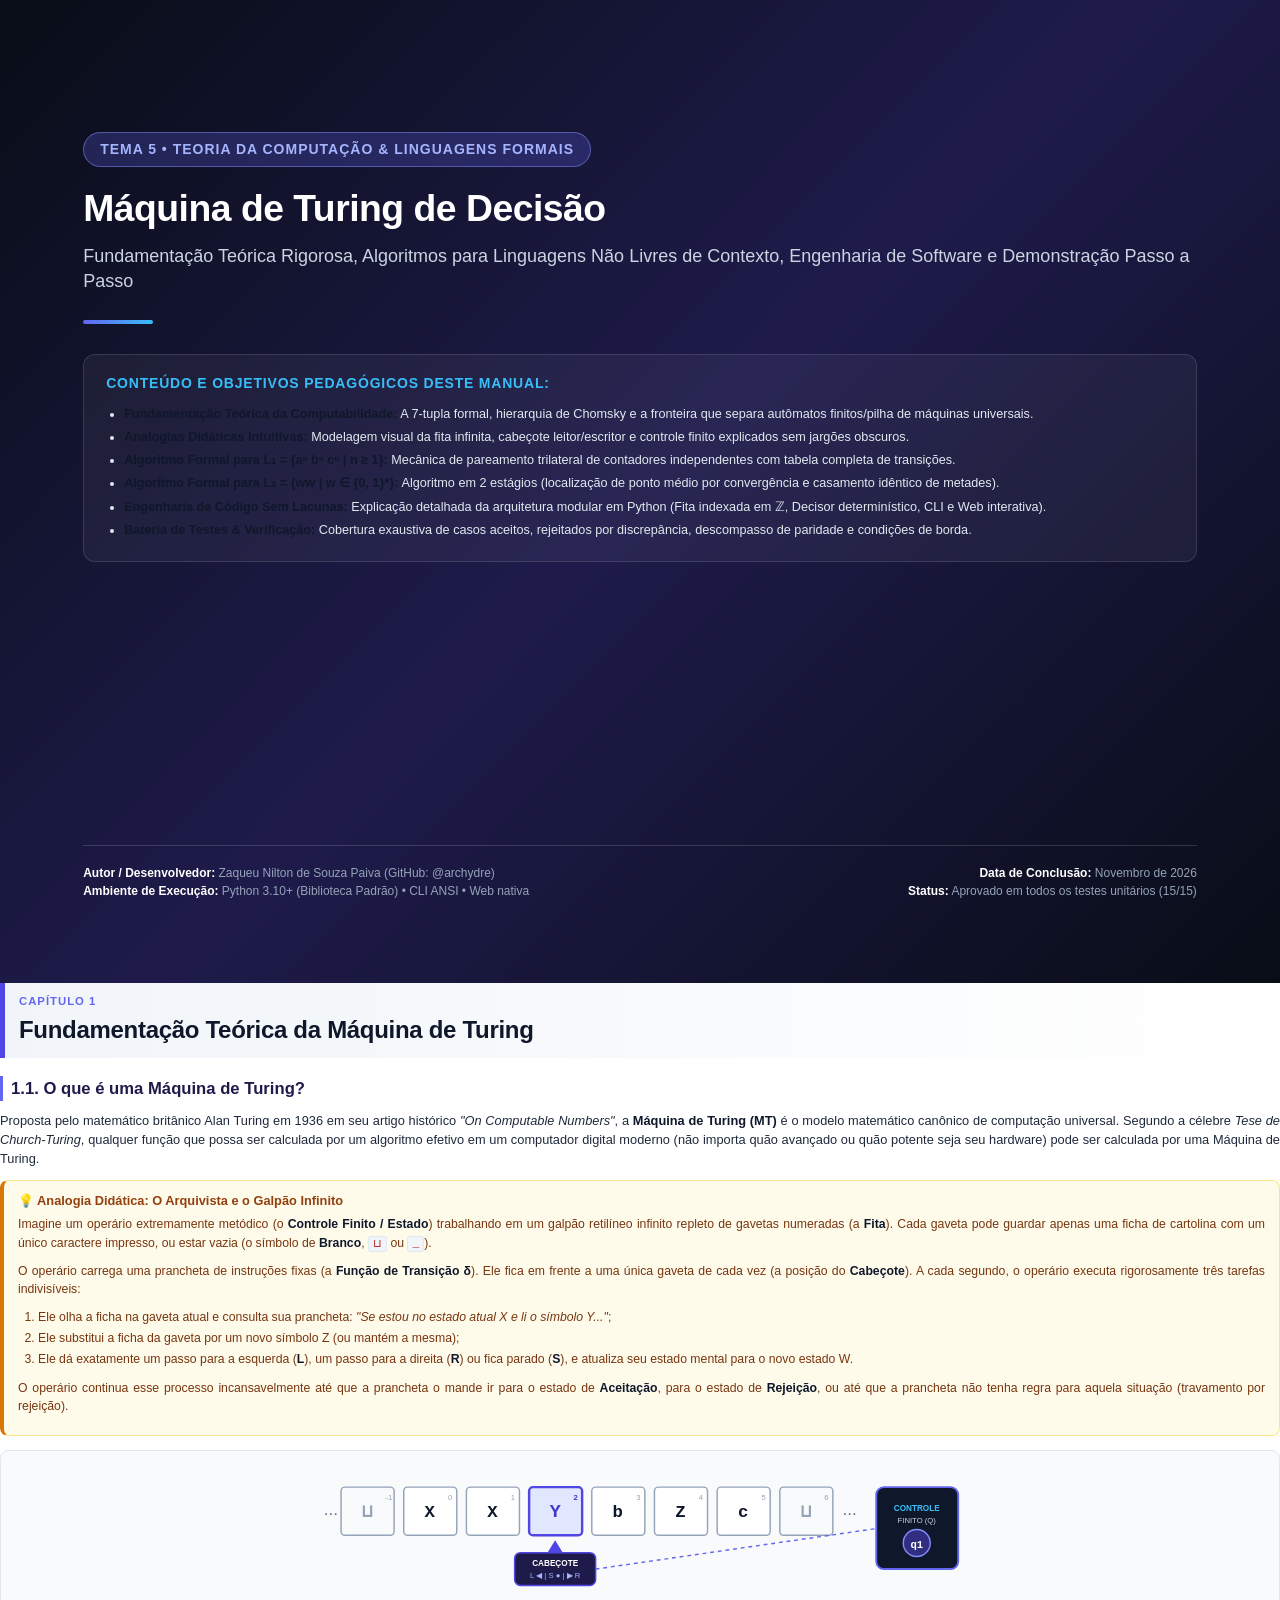
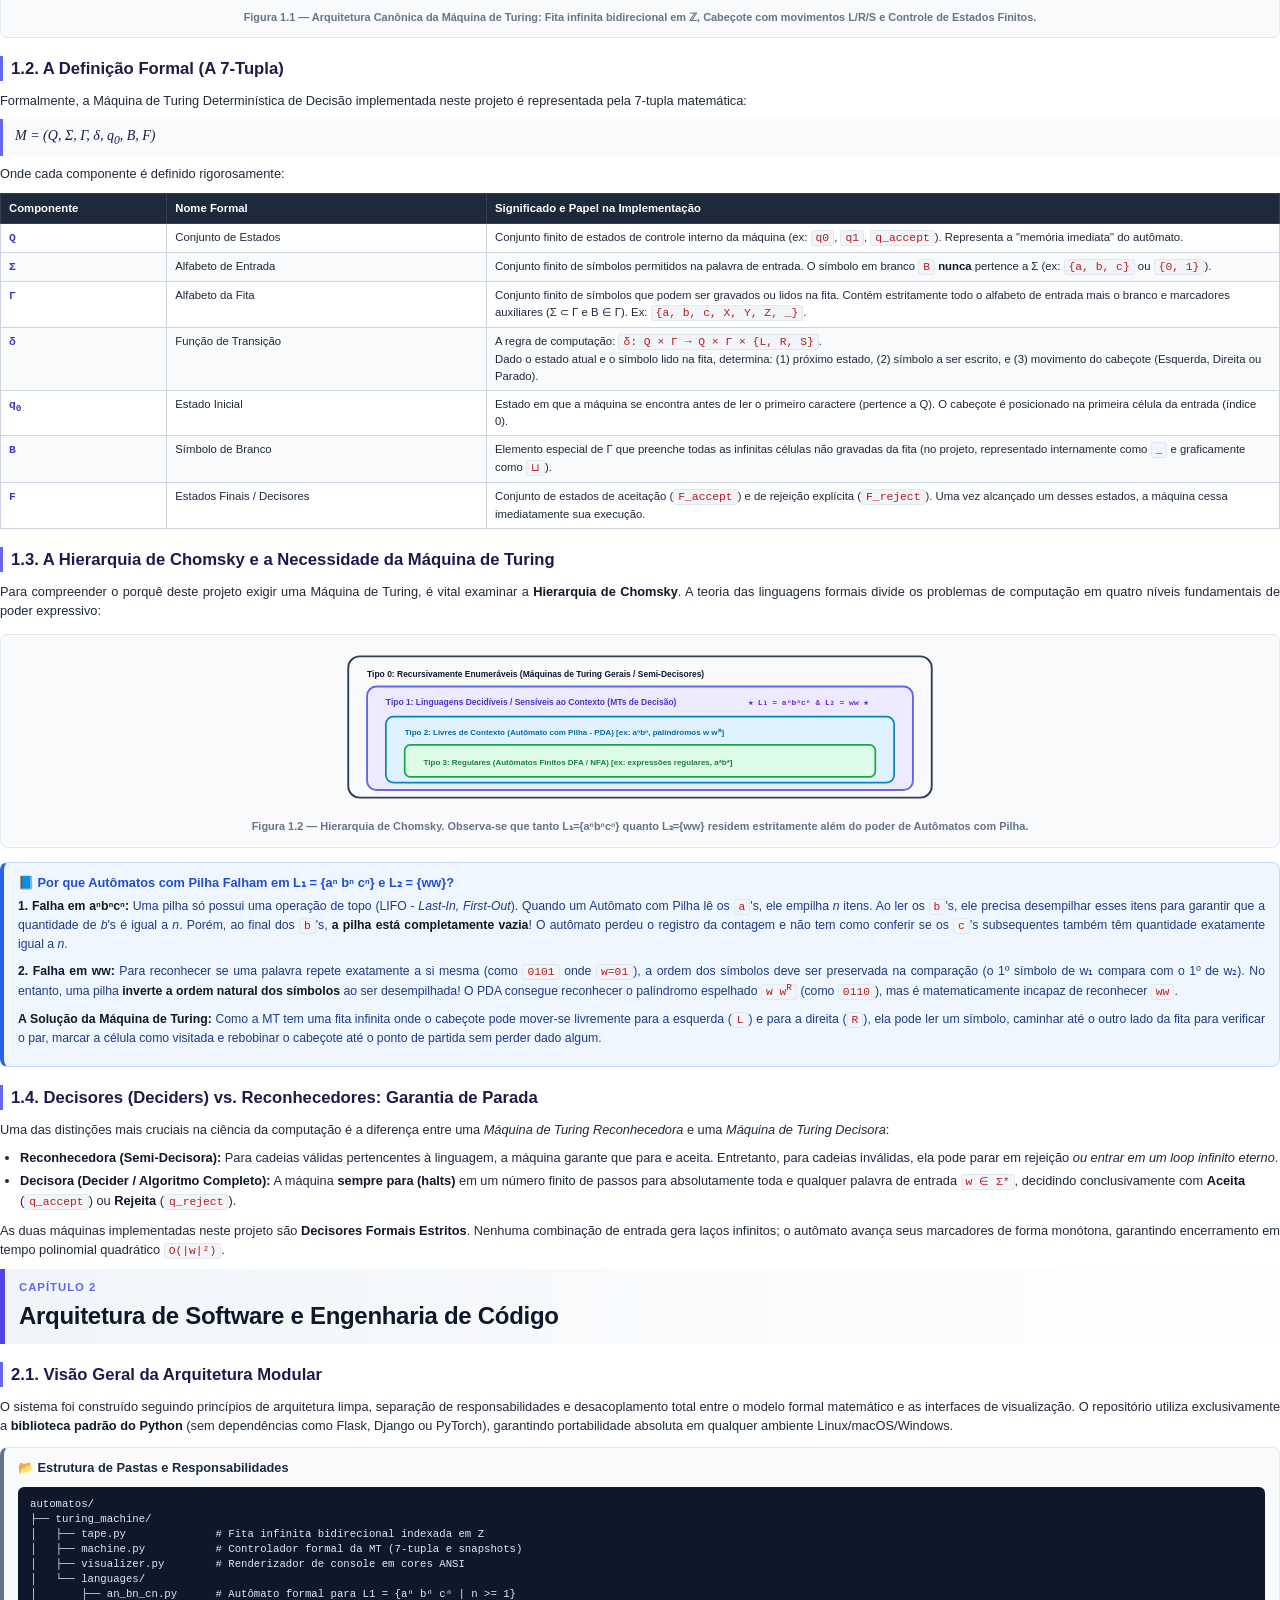
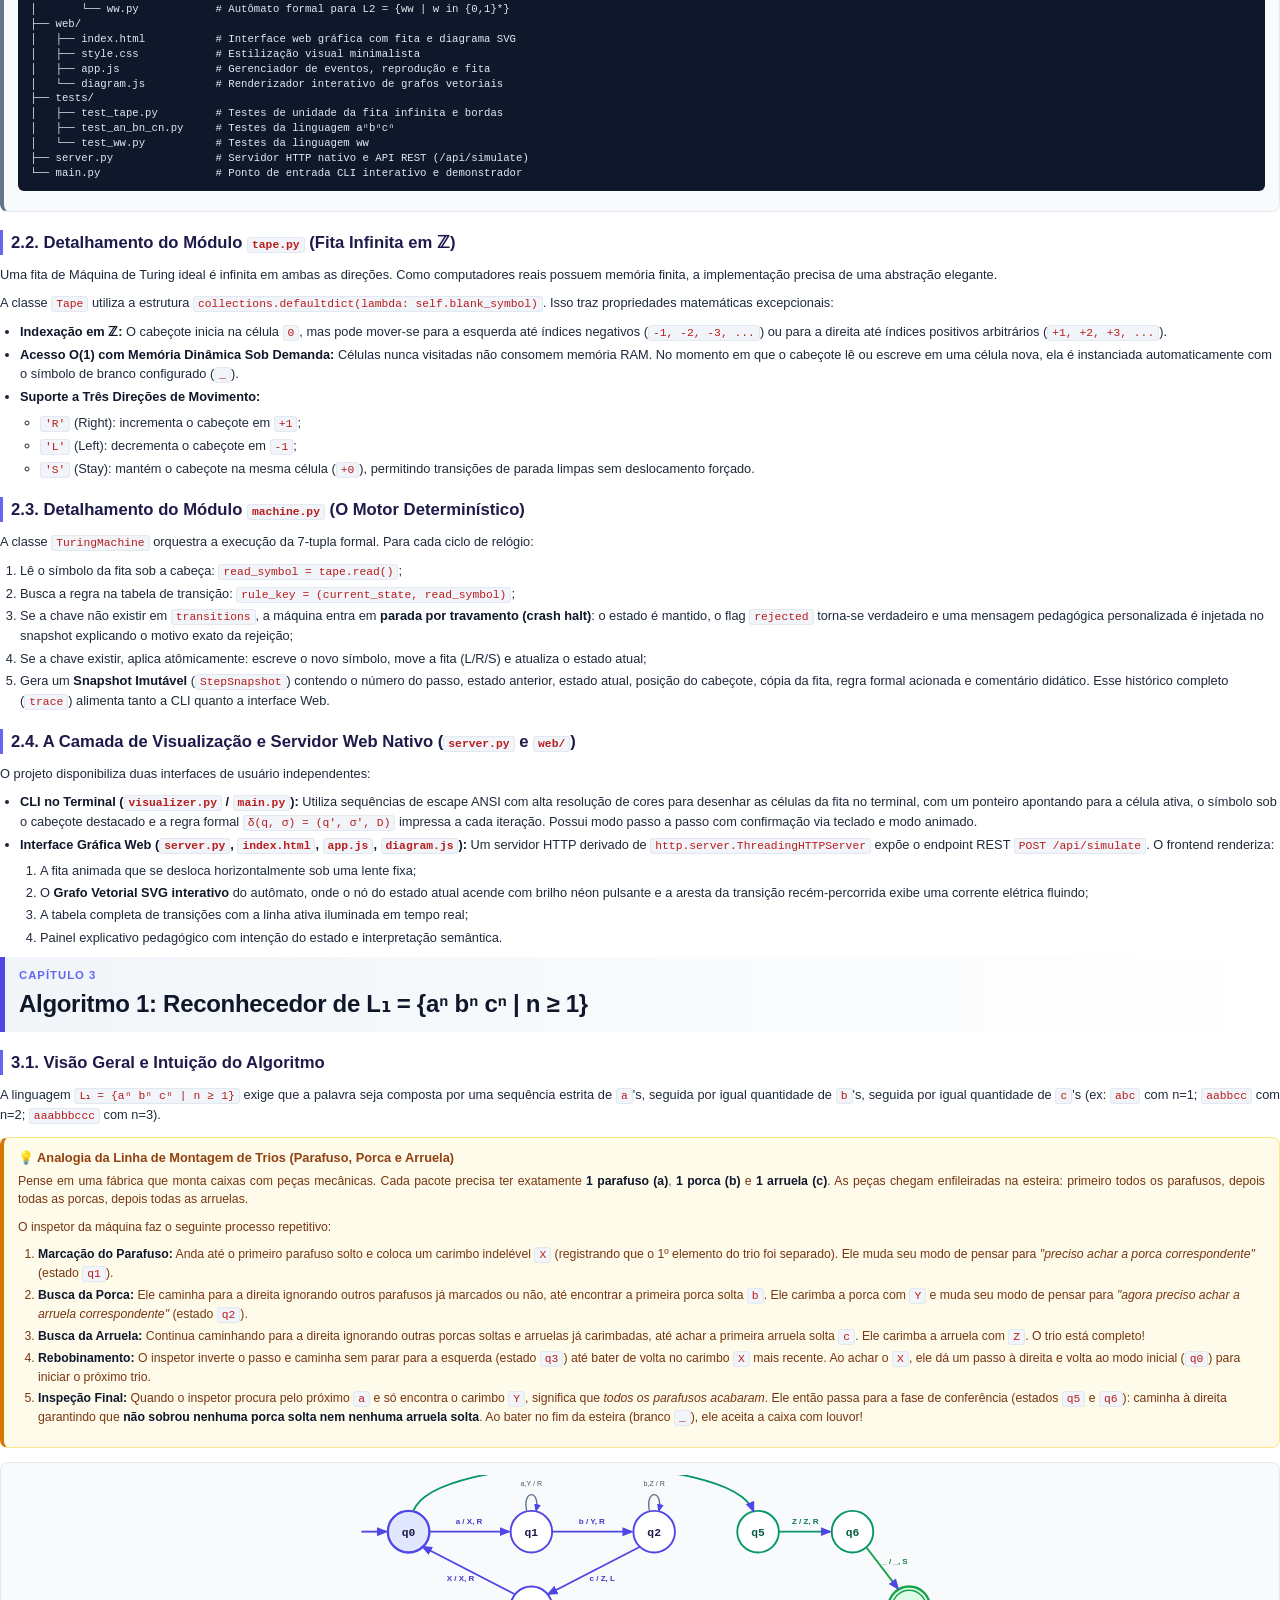
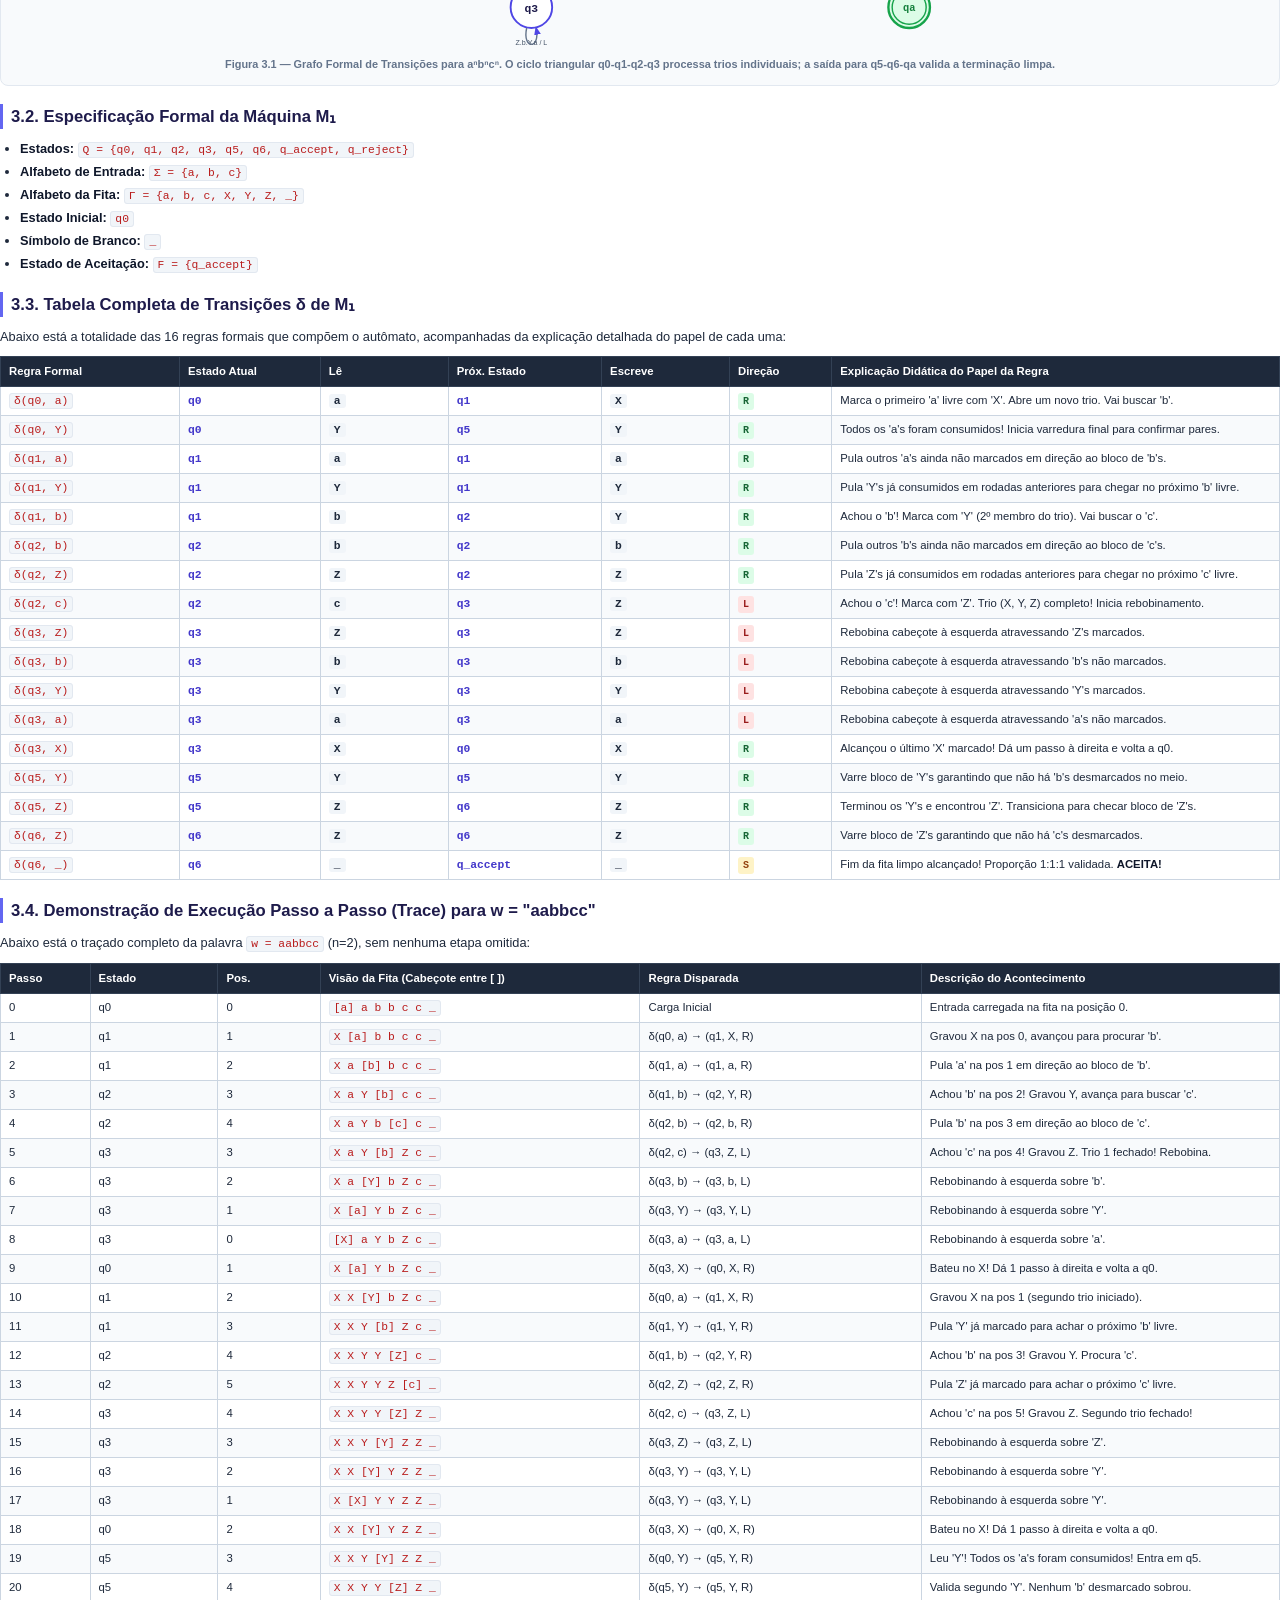
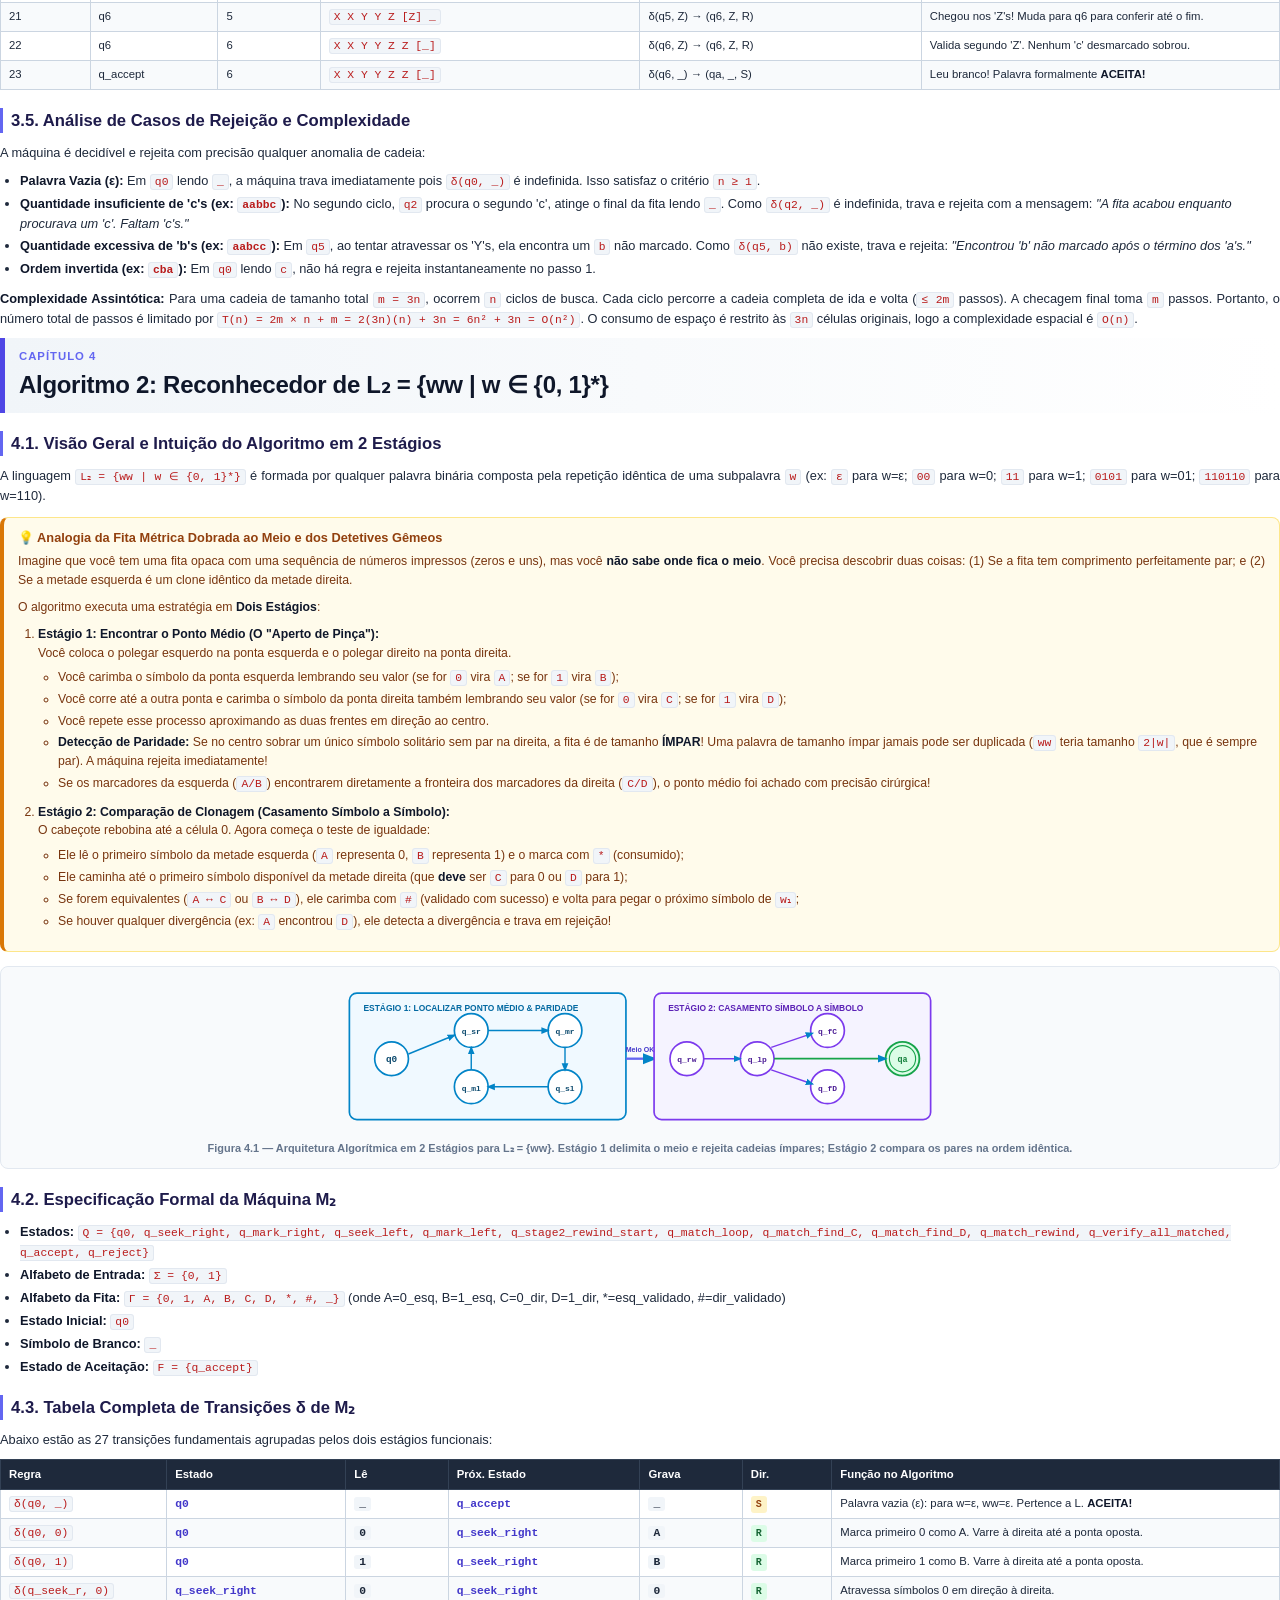
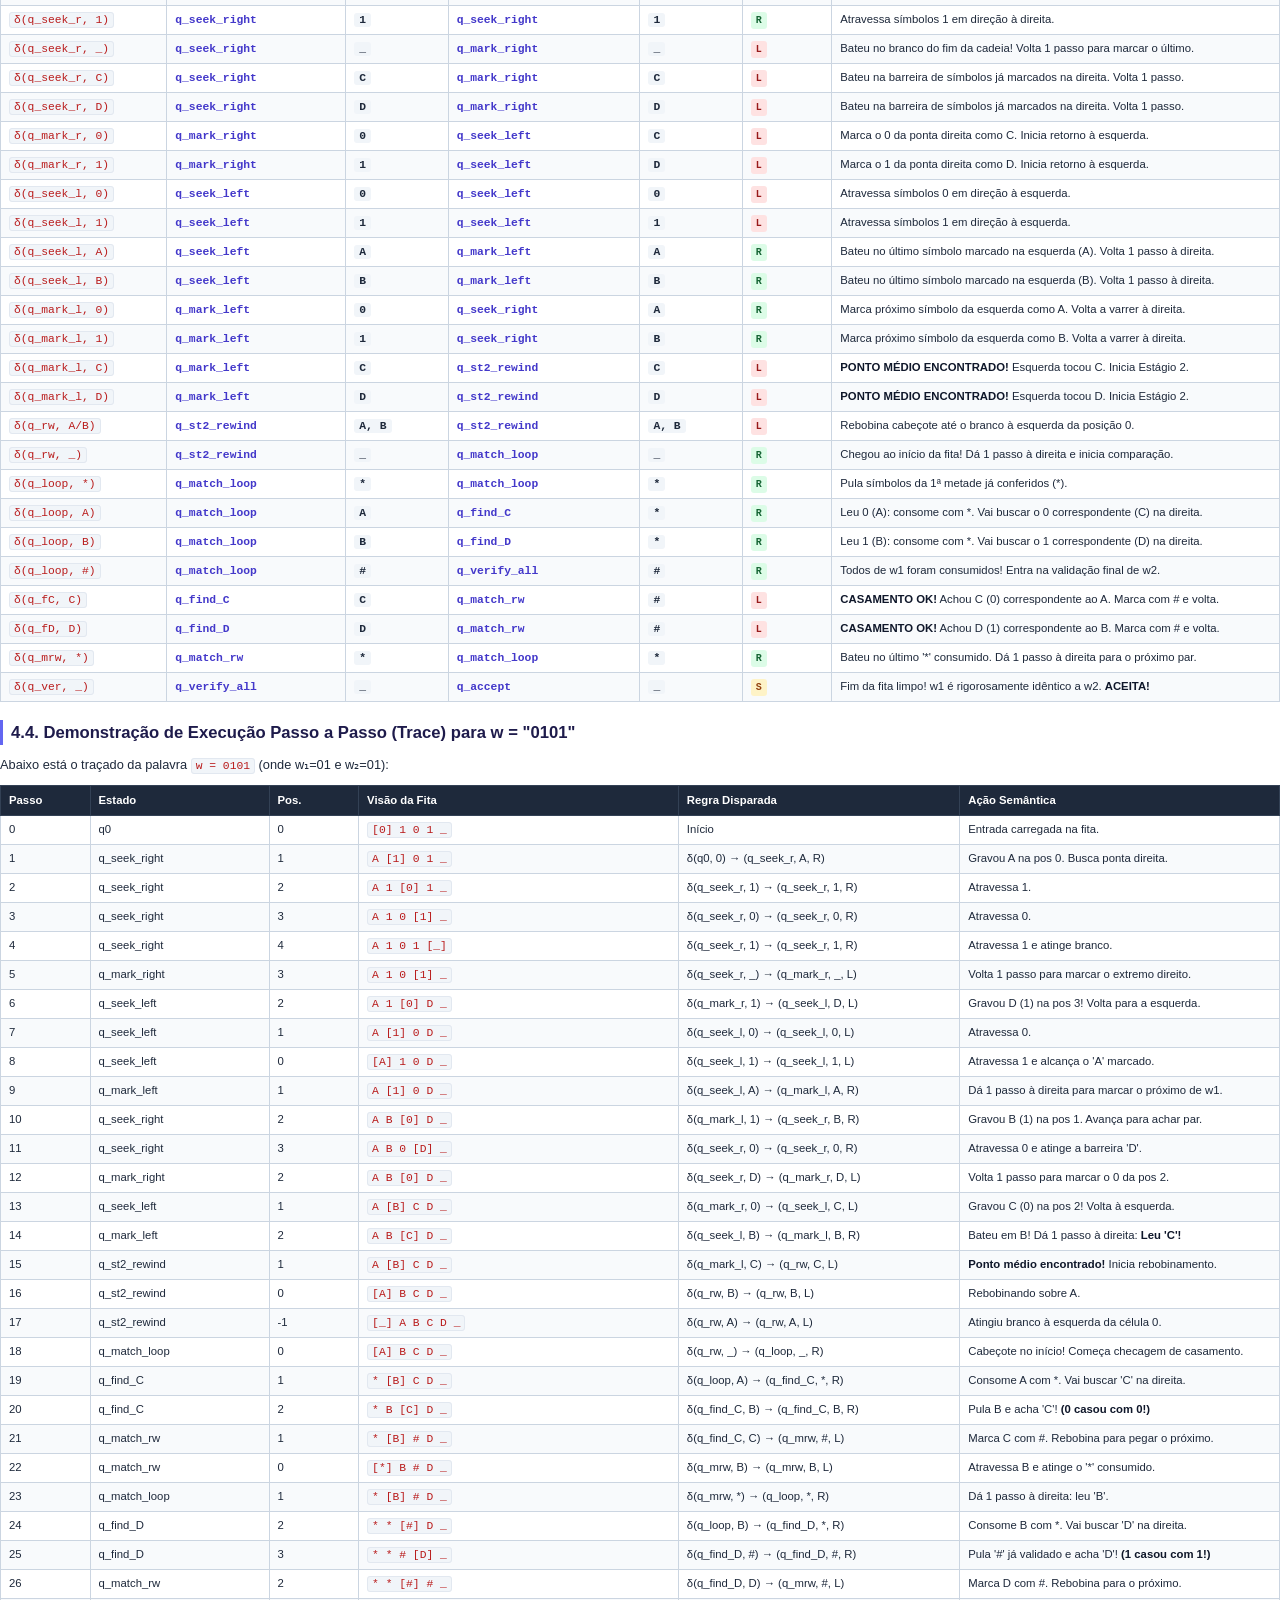
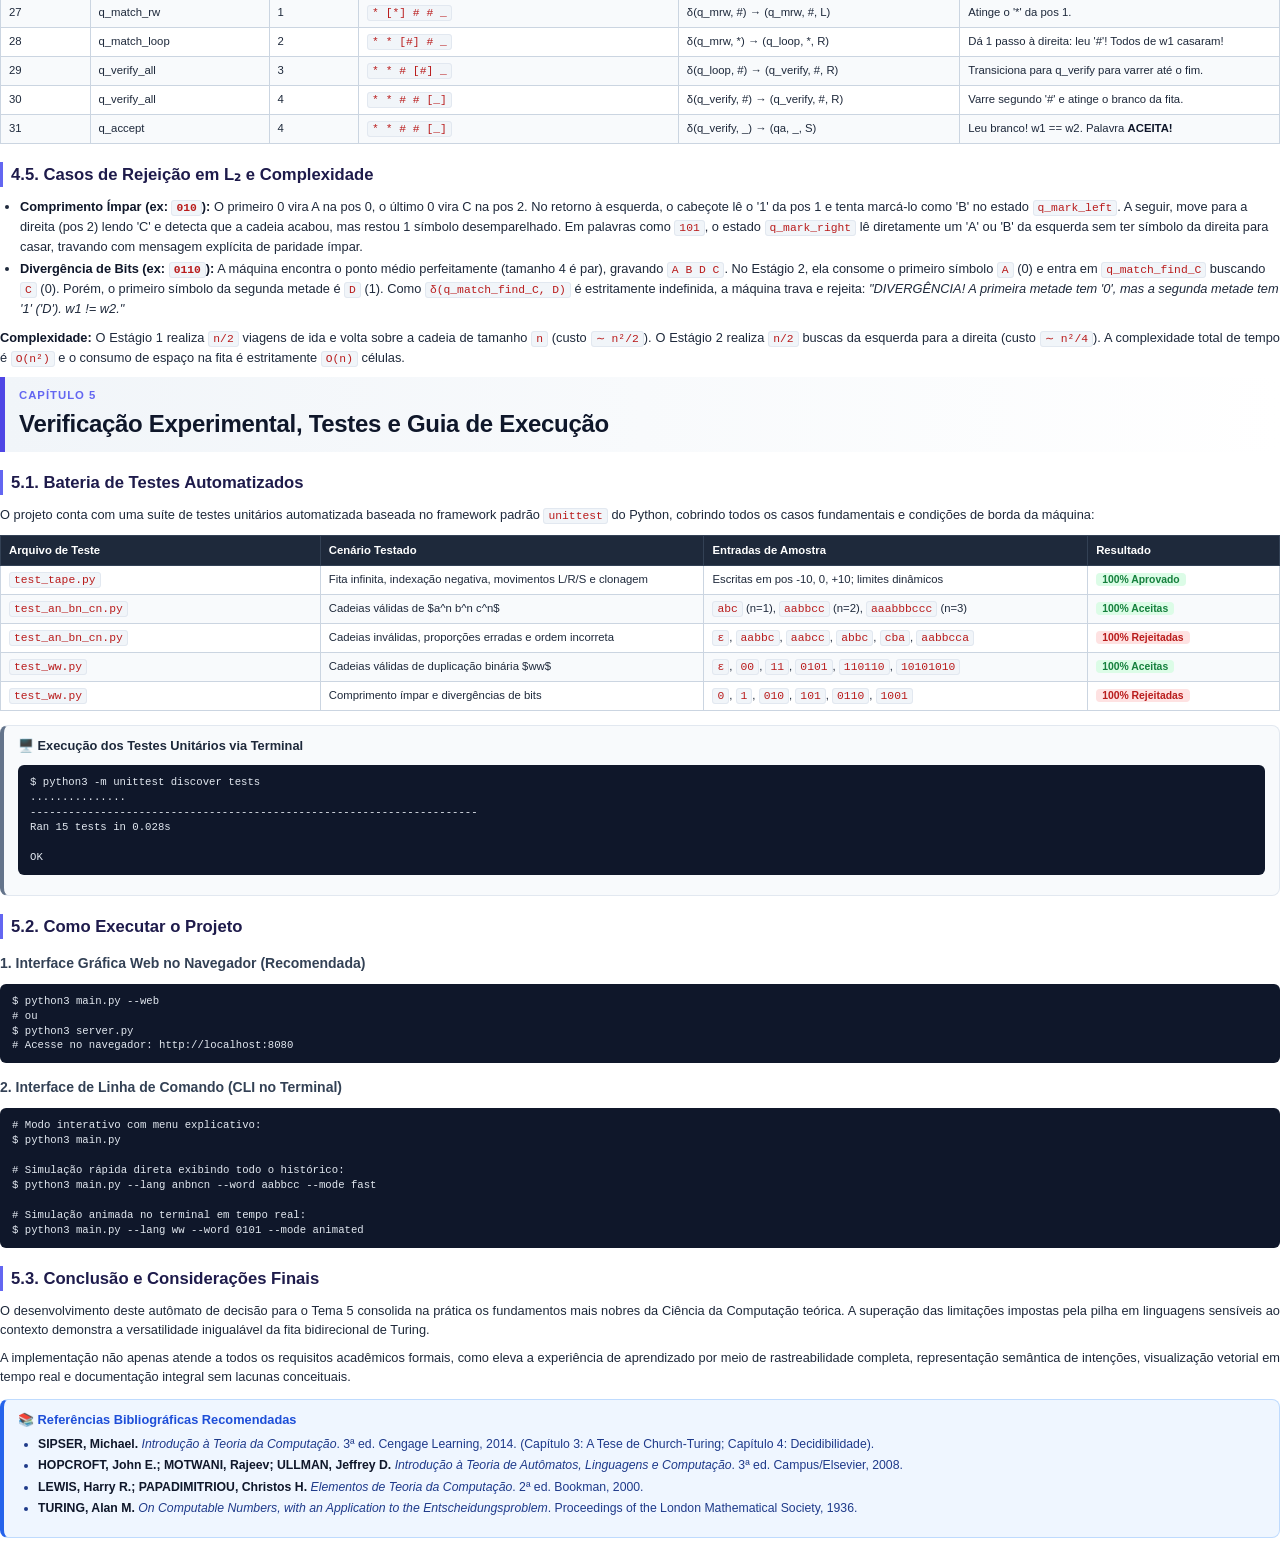
<file: docs/manual_didatico_maquina_turing.html>
<!DOCTYPE html>
<html lang="pt-BR">
<head>
  <meta charset="UTF-8">
  <title>Manual Didático: Máquina de Turing de Decisão</title>
  <style>
    @page {
      size: A4;
      margin: 16mm 14mm 16mm 14mm;
    }

    * {
      box-sizing: border-box;
      -webkit-print-color-adjust: exact !important;
      print-color-adjust: exact !important;
    }

    body {
      font-family: 'Liberation Sans', 'Noto Sans', -apple-system, BlinkMacSystemFont, "Segoe UI", Roboto, sans-serif;
      font-size: 9.6pt;
      line-height: 1.5;
      color: #1e293b;
      background-color: #ffffff;
      margin: 0;
      padding: 0;
    }

    /* CAPA */
    .cover-page {
      page-break-after: always;
      height: 100vh;
      min-height: 260mm;
      background: linear-gradient(135deg, #090d16 0%, #1e1b4b 50%, #090d16 100%);
      color: #ffffff;
      padding: 35mm 22mm 22mm 22mm;
      display: flex;
      flex-direction: column;
      justify-content: space-between;
      position: relative;
    }

    .cover-badge {
      display: inline-block;
      background: rgba(99, 102, 241, 0.25);
      border: 1px solid rgba(129, 140, 248, 0.5);
      color: #a5b4fc;
      padding: 6px 16px;
      border-radius: 9999px;
      font-size: 10.5pt;
      font-weight: 600;
      letter-spacing: 1px;
      text-transform: uppercase;
      margin-bottom: 20px;
      width: fit-content;
    }

    .cover-title {
      font-size: 28pt;
      font-weight: 800;
      line-height: 1.15;
      color: #ffffff;
      margin: 0 0 14px 0;
      letter-spacing: -0.5px;
    }

    .cover-subtitle {
      font-size: 13.5pt;
      font-weight: 400;
      color: #cbd5e1;
      line-height: 1.4;
      margin-bottom: 25px;
    }

    .cover-divider {
      width: 70px;
      height: 4px;
      background: linear-gradient(90deg, #6366f1, #38bdf8);
      border-radius: 2px;
      margin-bottom: 30px;
    }

    .cover-topics {
      background: rgba(255, 255, 255, 0.05);
      border: 1px solid rgba(255, 255, 255, 0.12);
      border-radius: 12px;
      padding: 18px 22px;
      margin-bottom: 30px;
    }

    .cover-topics h4 {
      margin: 0 0 10px 0;
      color: #38bdf8;
      font-size: 10.5pt;
      text-transform: uppercase;
      letter-spacing: 0.8px;
    }

    .cover-topics ul {
      margin: 0;
      padding-left: 18px;
      color: #e2e8f0;
      font-size: 9.5pt;
      line-height: 1.6;
    }

    .cover-footer {
      border-top: 1px solid rgba(255, 255, 255, 0.15);
      padding-top: 18px;
      display: flex;
      justify-content: space-between;
      align-items: flex-end;
      color: #94a3b8;
      font-size: 9pt;
    }

    .cover-footer strong {
      color: #ffffff;
    }

    /* CAPÍTULOS E TÍTULOS */
    .chapter {
      page-break-before: always;
    }

    .chapter-header {
      background: linear-gradient(90deg, #f1f5f9 0%, #ffffff 100%);
      border-left: 5px solid #4f46e5;
      padding: 10px 14px;
      margin-bottom: 18px;
      border-radius: 0 6px 6px 0;
    }

    .chapter-num {
      font-size: 8.5pt;
      font-weight: 700;
      color: #6366f1;
      text-transform: uppercase;
      letter-spacing: 1px;
    }

    .chapter-title {
      font-size: 18pt;
      font-weight: 800;
      color: #0f172a;
      margin: 2px 0 0 0;
      letter-spacing: -0.3px;
    }

    h2 {
      font-size: 12.5pt;
      font-weight: 700;
      color: #1e1b4b;
      margin-top: 18px;
      margin-bottom: 10px;
      border-left: 3.5px solid #6366f1;
      padding-left: 8px;
      page-break-after: avoid;
    }

    h3 {
      font-size: 10.5pt;
      font-weight: 700;
      color: #334155;
      margin-top: 14px;
      margin-bottom: 6px;
      page-break-after: avoid;
    }

    p {
      margin: 0 0 9px 0;
      text-align: justify;
    }

    strong {
      color: #0f172a;
    }

    /* BOXES DIDÁTICOS */
    .callout {
      border-radius: 8px;
      padding: 10px 14px;
      margin: 12px 0;
      font-size: 9.2pt;
      page-break-inside: avoid;
    }

    .callout-analogy {
      background-color: #fffbeb;
      border: 1px solid #fde68a;
      border-left: 4px solid #d97706;
      color: #78350f;
    }

    .callout-analogy .callout-title {
      font-weight: 700;
      color: #92400e;
      display: flex;
      align-items: center;
      gap: 6px;
      margin-bottom: 5px;
      font-size: 9.6pt;
    }

    .callout-theory {
      background-color: #eff6ff;
      border: 1px solid #bfdbfe;
      border-left: 4px solid #2563eb;
      color: #1e3a8a;
    }

    .callout-theory .callout-title {
      font-weight: 700;
      color: #1d4ed8;
      display: flex;
      align-items: center;
      gap: 6px;
      margin-bottom: 5px;
      font-size: 9.6pt;
    }

    .callout-code {
      background-color: #f8fafc;
      border: 1px solid #e2e8f0;
      border-left: 4px solid #64748b;
      color: #334155;
    }

    .callout-code .callout-title {
      font-weight: 700;
      color: #1e293b;
      display: flex;
      align-items: center;
      gap: 6px;
      margin-bottom: 5px;
      font-size: 9.6pt;
    }

    .callout-warning {
      background-color: #fef2f2;
      border: 1px solid #fecaca;
      border-left: 4px solid #dc2626;
      color: #7f1d1d;
    }

    .callout-warning .callout-title {
      font-weight: 700;
      color: #b91c1c;
      display: flex;
      align-items: center;
      gap: 6px;
      margin-bottom: 5px;
      font-size: 9.6pt;
    }

    /* TABELAS */
    table {
      width: 100%;
      border-collapse: collapse;
      margin: 10px 0 14px 0;
      font-size: 8.5pt;
      page-break-inside: auto;
    }

    thead {
      display: table-header-group;
    }

    tr {
      page-break-inside: avoid;
    }

    th {
      background-color: #1e293b;
      color: #ffffff;
      padding: 6px 8px;
      text-align: left;
      font-weight: 600;
      border: 1px solid #334155;
    }

    td {
      padding: 5px 8px;
      border: 1px solid #cbd5e1;
      vertical-align: top;
    }

    tr:nth-child(even) {
      background-color: #f8fafc;
    }

    .table-state {
      font-family: 'JetBrainsMono Nerd Font', 'Liberation Mono', monospace;
      font-weight: 700;
      color: #4338ca;
    }

    .table-symbol {
      font-family: 'JetBrainsMono Nerd Font', 'Liberation Mono', monospace;
      background-color: #f1f5f9;
      padding: 1px 5px;
      border-radius: 3px;
      font-weight: 600;
    }

    .badge-dir {
      display: inline-block;
      padding: 1px 5px;
      border-radius: 3px;
      font-size: 7.5pt;
      font-weight: 700;
      font-family: monospace;
    }

    .dir-r { background: #dcfce7; color: #166534; }
    .dir-l { background: #fee2e2; color: #991b1b; }
    .dir-s { background: #fef3c7; color: #92400e; }

    /* CÓDIGO */
    code {
      font-family: 'JetBrainsMono Nerd Font', 'Liberation Mono', monospace;
      font-size: 8.5pt;
      background-color: #f1f5f9;
      color: #b91c1c;
      padding: 1px 4px;
      border-radius: 3px;
      border: 1px solid #e2e8f0;
    }

    pre {
      font-family: 'JetBrainsMono Nerd Font', 'Liberation Mono', monospace;
      font-size: 8pt;
      background-color: #0f172a;
      color: #e2e8f0;
      padding: 10px 12px;
      border-radius: 6px;
      overflow-x: auto;
      line-height: 1.4;
      margin: 10px 0;
      page-break-inside: avoid;
    }

    /* ILUSTRAÇÕES VETORIAIS (SVG) */
    .diagram-container {
      background: #f8fafc;
      border: 1px solid #e2e8f0;
      border-radius: 8px;
      padding: 12px;
      margin: 14px 0;
      text-align: center;
      page-break-inside: avoid;
    }

    .diagram-caption {
      font-size: 8.2pt;
      font-weight: 600;
      color: #64748b;
      margin-top: 6px;
    }

    /* MATEMÁTICA / TUPLAS */
    .formula {
      background: #f8fafc;
      border-left: 3px solid #6366f1;
      padding: 6px 12px;
      margin: 8px 0;
      font-family: 'Liberation Serif', Georgia, serif;
      font-size: 10.5pt;
      color: #1e1b4b;
      font-style: italic;
    }

    ul, ol {
      margin: 6px 0 10px 0;
      padding-left: 20px;
    }

    li {
      margin-bottom: 3px;
    }

    .badge-ok {
      background-color: #dcfce7;
      color: #15803d;
      font-weight: 700;
      padding: 1px 6px;
      border-radius: 4px;
      font-size: 7.8pt;
    }

    .badge-rej {
      background-color: #fee2e2;
      color: #b91c1c;
      font-weight: 700;
      padding: 1px 6px;
      border-radius: 4px;
      font-size: 7.8pt;
    }
  </style>
</head>
<body>

  <!-- CAPA -->
  <div class="cover-page">
    <div>
      <div class="cover-badge">Tema 5 • Teoria da Computação & Linguagens Formais</div>
      <h1 class="cover-title">Máquina de Turing de Decisão</h1>
      <div class="cover-subtitle">Fundamentação Teórica Rigorosa, Algoritmos para Linguagens Não Livres de Contexto, Engenharia de Software e Demonstração Passo a Passo</div>
      <div class="cover-divider"></div>

      <div class="cover-topics">
        <h4>Conteúdo e Objetivos Pedagógicos Deste Manual:</h4>
        <ul>
          <li><strong>Fundamentação Teórica da Computabilidade:</strong> A 7-tupla formal, hierarquia de Chomsky e a fronteira que separa autômatos finitos/pilha de máquinas universais.</li>
          <li><strong>Analogias Didáticas Intuitivas:</strong> Modelagem visual da fita infinita, cabeçote leitor/escritor e controle finito explicados sem jargões obscuros.</li>
          <li><strong>Algoritmo Formal para L₁ = {aⁿ bⁿ cⁿ | n ≥ 1}:</strong> Mecânica de pareamento trilateral de contadores independentes com tabela completa de transições.</li>
          <li><strong>Algoritmo Formal para L₂ = {ww | w ∈ {0, 1}*}:</strong> Algoritmo em 2 estágios (localização de ponto médio por convergência e casamento idêntico de metades).</li>
          <li><strong>Engenharia de Código Sem Lacunas:</strong> Explicação detalhada da arquitetura modular em Python (Fita indexada em ℤ, Decisor determinístico, CLI e Web interativa).</li>
          <li><strong>Bateria de Testes & Verificação:</strong> Cobertura exaustiva de casos aceitos, rejeitados por discrepância, descompasso de paridade e condições de borda.</li>
        </ul>
      </div>
    </div>

    <div class="cover-footer">
      <div>
        <div><strong>Autor / Desenvolvedor:</strong> Zaqueu Nilton de Souza Paiva (GitHub: @archydre)</div>
        <div><strong>Ambiente de Execução:</strong> Python 3.10+ (Biblioteca Padrão) • CLI ANSI • Web nativa</div>
      </div>
      <div style="text-align: right;">
        <div><strong>Data de Conclusão:</strong> Novembro de 2026</div>
        <div><strong>Status:</strong> Aprovado em todos os testes unitários (15/15)</div>
      </div>
    </div>
  </div>

  <!-- CAPÍTULO 1: FUNDAMENTAÇÃO TEÓRICA -->
  <div class="chapter">
    <div class="chapter-header">
      <div class="chapter-num">Capítulo 1</div>
      <h1 class="chapter-title">Fundamentação Teórica da Máquina de Turing</h1>
    </div>
    
    <h2>1.1. O que é uma Máquina de Turing?</h2>
    <p>
      Proposta pelo matemático britânico Alan Turing em 1936 em seu artigo histórico <em>"On Computable Numbers"</em>, a <strong>Máquina de Turing (MT)</strong> é o modelo matemático canônico de computação universal. Segundo a célebre <em>Tese de Church-Turing</em>, qualquer função que possa ser calculada por um algoritmo efetivo em um computador digital moderno (não importa quão avançado ou quão potente seja seu hardware) pode ser calculada por uma Máquina de Turing.
    </p>

    <div class="callout callout-analogy">
      <div class="callout-title">💡 Analogia Didática: O Arquivista e o Galpão Infinito</div>
      <p>
        Imagine um operário extremamente metódico (o <strong>Controle Finito / Estado</strong>) trabalhando em um galpão retilíneo infinito repleto de gavetas numeradas (a <strong>Fita</strong>). Cada gaveta pode guardar apenas uma ficha de cartolina com um único caractere impresso, ou estar vazia (o símbolo de <strong>Branco</strong>, <code>⊔</code> ou <code>_</code>).
      </p>
      <p>
        O operário carrega uma prancheta de instruções fixas (a <strong>Função de Transição δ</strong>). Ele fica em frente a uma única gaveta de cada vez (a posição do <strong>Cabeçote</strong>). A cada segundo, o operário executa rigorosamente três tarefas indivisíveis:
      </p>
      <ol>
        <li>Ele olha a ficha na gaveta atual e consulta sua prancheta: <em>"Se estou no estado atual X e li o símbolo Y..."</em>;</li>
        <li>Ele substitui a ficha da gaveta por um novo símbolo Z (ou mantém a mesma);</li>
        <li>Ele dá exatamente um passo para a esquerda (<strong>L</strong>), um passo para a direita (<strong>R</strong>) ou fica parado (<strong>S</strong>), e atualiza seu estado mental para o novo estado W.</li>
      </ol>
      <p>
        O operário continua esse processo incansavelmente até que a prancheta o mande ir para o estado de <strong>Aceitação</strong>, para o estado de <strong>Rejeição</strong>, ou até que a prancheta não tenha regra para aquela situação (travamento por rejeição).
      </p>
    </div>

    <!-- DIAGRAMA VETORIAL: ARQUITETURA DA MÁQUINA DE TURING -->
    <div class="diagram-container">
      <svg viewBox="0 0 680 140" width="100%" height="135" xmlns="http://www.w3.org/2000/svg">
        <!-- Fita Células -->
        <g id="tape-cells">
          <!-- Célula -1 (Branco) -->
          <rect x="30" y="25" width="55" height="50" rx="4" fill="#f8fafc" stroke="#94a3b8" stroke-width="1.5"/>
          <text x="57" y="56" font-family="monospace" font-size="18" font-weight="bold" fill="#94a3b8" text-anchor="middle">⊔</text>
          <text x="76" y="38" font-family="sans-serif" font-size="8" fill="#94a3b8">-1</text>
          <!-- Célula 0 (X) -->
          <rect x="95" y="25" width="55" height="50" rx="4" fill="#ffffff" stroke="#94a3b8" stroke-width="1.5"/>
          <text x="122" y="56" font-family="monospace" font-size="18" font-weight="bold" fill="#0f172a" text-anchor="middle">X</text>
          <text x="141" y="38" font-family="sans-serif" font-size="8" fill="#94a3b8">0</text>
          <!-- Célula 1 (X) -->
          <rect x="160" y="25" width="55" height="50" rx="4" fill="#ffffff" stroke="#94a3b8" stroke-width="1.5"/>
          <text x="187" y="56" font-family="monospace" font-size="18" font-weight="bold" fill="#0f172a" text-anchor="middle">X</text>
          <text x="206" y="38" font-family="sans-serif" font-size="8" fill="#94a3b8">1</text>
          <!-- Célula 2 (Y) - ATIVA (HEAD) -->
          <rect x="225" y="25" width="55" height="50" rx="4" fill="#e0e7ff" stroke="#4f46e5" stroke-width="2.5"/>
          <text x="252" y="56" font-family="monospace" font-size="19" font-weight="bold" fill="#4338ca" text-anchor="middle">Y</text>
          <text x="271" y="38" font-family="sans-serif" font-size="8" font-weight="bold" fill="#4338ca">2</text>
          <!-- Célula 3 (b) -->
          <rect x="290" y="25" width="55" height="50" rx="4" fill="#ffffff" stroke="#94a3b8" stroke-width="1.5"/>
          <text x="317" y="56" font-family="monospace" font-size="18" font-weight="bold" fill="#0f172a" text-anchor="middle">b</text>
          <text x="336" y="38" font-family="sans-serif" font-size="8" fill="#94a3b8">3</text>
          <!-- Célula 4 (Z) -->
          <rect x="355" y="25" width="55" height="50" rx="4" fill="#ffffff" stroke="#94a3b8" stroke-width="1.5"/>
          <text x="382" y="56" font-family="monospace" font-size="18" font-weight="bold" fill="#0f172a" text-anchor="middle">Z</text>
          <text x="401" y="38" font-family="sans-serif" font-size="8" fill="#94a3b8">4</text>
          <!-- Célula 5 (c) -->
          <rect x="420" y="25" width="55" height="50" rx="4" fill="#ffffff" stroke="#94a3b8" stroke-width="1.5"/>
          <text x="447" y="56" font-family="monospace" font-size="18" font-weight="bold" fill="#0f172a" text-anchor="middle">c</text>
          <text x="466" y="38" font-family="sans-serif" font-size="8" fill="#94a3b8">5</text>
          <!-- Célula 6 (Branco) -->
          <rect x="485" y="25" width="55" height="50" rx="4" fill="#f8fafc" stroke="#94a3b8" stroke-width="1.5"/>
          <text x="512" y="56" font-family="monospace" font-size="18" font-weight="bold" fill="#94a3b8" text-anchor="middle">⊔</text>
          <text x="531" y="38" font-family="sans-serif" font-size="8" fill="#94a3b8">6</text>
        </g>

        <!-- Indicador de Fita Infinita -->
        <text x="12" y="54" font-family="sans-serif" font-size="18" fill="#64748b">...</text>
        <text x="550" y="54" font-family="sans-serif" font-size="18" fill="#64748b">...</text>

        <!-- Cabeçote Leitor/Escritor -->
        <g transform="translate(252, 75)">
          <polygon points="0,5 -8,18 8,18" fill="#4f46e5"/>
          <rect x="-42" y="18" width="84" height="34" rx="6" fill="#1e1b4b" stroke="#4f46e5" stroke-width="1.5"/>
          <text x="0" y="32" font-family="sans-serif" font-size="8.5" font-weight="bold" fill="#ffffff" text-anchor="middle">CABEÇOTE</text>
          <text x="0" y="44" font-family="sans-serif" font-size="8" fill="#a5b4fc" text-anchor="middle">L ◀ | S ● | ▶ R</text>
        </g>

        <!-- Bloco de Controle de Estados -->
        <g transform="translate(585, 25)">
          <rect x="0" y="0" width="85" height="85" rx="8" fill="#0f172a" stroke="#6366f1" stroke-width="2"/>
          <text x="42" y="25" font-family="sans-serif" font-size="8.5" font-weight="bold" fill="#38bdf8" text-anchor="middle">CONTROLE</text>
          <text x="42" y="37" font-family="sans-serif" font-size="8" fill="#cbd5e1" text-anchor="middle">FINITO (Q)</text>
          <circle cx="42" cy="58" r="14" fill="#312e81" stroke="#818cf8" stroke-width="1.5"/>
          <text x="42" y="63" font-family="monospace" font-size="11" font-weight="bold" fill="#ffffff" text-anchor="middle">q1</text>
        </g>
        <!-- Linha de Conexão -->
        <path d="M 294 110 L 585 68" fill="none" stroke="#6366f1" stroke-width="1.5" stroke-dasharray="4,4"/>
      </svg>
      <div class="diagram-caption">Figura 1.1 — Arquitetura Canônica da Máquina de Turing: Fita infinita bidirecional em ℤ, Cabeçote com movimentos L/R/S e Controle de Estados Finitos.</div>
    </div>

    <h2>1.2. A Definição Formal (A 7-Tupla)</h2>
    <p>
      Formalmente, a Máquina de Turing Determinística de Decisão implementada neste projeto é representada pela 7-tupla matemática:
    </p>

    <div class="formula">
      M = (Q, &Sigma;, &Gamma;, &delta;, q<sub>0</sub>, B, F)
    </div>

    <p>Onde cada componente é definido rigorosamente:</p>

    <table>
      <thead>
        <tr>
          <th style="width: 13%;">Componente</th>
          <th style="width: 25%;">Nome Formal</th>
          <th style="width: 62%;">Significado e Papel na Implementação</th>
        </tr>
      </thead>
      <tbody>
        <tr>
          <td><span class="table-state">Q</span></td>
          <td>Conjunto de Estados</td>
          <td>Conjunto finito de estados de controle interno da máquina (ex: <code>q0</code>, <code>q1</code>, <code>q_accept</code>). Representa a "memória imediata" do autômato.</td>
        </tr>
        <tr>
          <td><span class="table-state">&Sigma;</span></td>
          <td>Alfabeto de Entrada</td>
          <td>Conjunto finito de símbolos permitidos na palavra de entrada. O símbolo em branco <code>B</code> <strong>nunca</strong> pertence a &Sigma; (ex: <code>{a, b, c}</code> ou <code>{0, 1}</code>).</td>
        </tr>
        <tr>
          <td><span class="table-state">&Gamma;</span></td>
          <td>Alfabeto da Fita</td>
          <td>Conjunto finito de símbolos que podem ser gravados ou lidos na fita. Contém estritamente todo o alfabeto de entrada mais o branco e marcadores auxiliares (&Sigma; &subset; &Gamma; e B &in; &Gamma;). Ex: <code>{a, b, c, X, Y, Z, _}</code>.</td>
        </tr>
        <tr>
          <td><span class="table-state">&delta;</span></td>
          <td>Função de Transição</td>
          <td>
            A regra de computação: <code>&delta;: Q &times; &Gamma; &rarr; Q &times; &Gamma; &times; {L, R, S}</code>.<br>
            Dado o estado atual e o símbolo lido na fita, determina: (1) próximo estado, (2) símbolo a ser escrito, e (3) movimento do cabeçote (Esquerda, Direita ou Parado).
          </td>
        </tr>
        <tr>
          <td><span class="table-state">q<sub>0</sub></span></td>
          <td>Estado Inicial</td>
          <td>Estado em que a máquina se encontra antes de ler o primeiro caractere (pertence a Q). O cabeçote é posicionado na primeira célula da entrada (índice 0).</td>
        </tr>
        <tr>
          <td><span class="table-state">B</span></td>
          <td>Símbolo de Branco</td>
          <td>Elemento especial de &Gamma; que preenche todas as infinitas células não gravadas da fita (no projeto, representado internamente como <code>_</code> e graficamente como <code>⊔</code>).</td>
        </tr>
        <tr>
          <td><span class="table-state">F</span></td>
          <td>Estados Finais / Decisores</td>
          <td>Conjunto de estados de aceitação (<code>F_accept</code>) e de rejeição explícita (<code>F_reject</code>). Uma vez alcançado um desses estados, a máquina cessa imediatamente sua execução.</td>
        </tr>
      </tbody>
    </table>

    <h2>1.3. A Hierarquia de Chomsky e a Necessidade da Máquina de Turing</h2>
    <p>
      Para compreender o porquê deste projeto exigir uma Máquina de Turing, é vital examinar a <strong>Hierarquia de Chomsky</strong>. A teoria das linguagens formais divide os problemas de computação em quatro níveis fundamentais de poder expressivo:
    </p>

    <!-- DIAGRAMA VETORIAL: HIERARQUIA DE CHOMSKY -->
    <div class="diagram-container">
      <svg viewBox="0 0 650 170" width="100%" height="160" xmlns="http://www.w3.org/2000/svg">
        <!-- Nível 0: Turing Reconhecíveis -->
        <rect x="15" y="10" width="620" height="150" rx="12" fill="#f8fafc" stroke="#334155" stroke-width="2"/>
        <text x="35" y="32" font-family="sans-serif" font-size="9" font-weight="bold" fill="#0f172a">Tipo 0: Recursivamente Enumeráveis (Máquinas de Turing Gerais / Semi-Decisores)</text>
        
        <!-- Nível 1: Turing Decidíveis / Sensíveis ao Contexto -->
        <rect x="35" y="42" width="580" height="110" rx="10" fill="#ede9fe" stroke="#6366f1" stroke-width="2"/>
        <text x="55" y="62" font-family="sans-serif" font-size="9" font-weight="bold" fill="#4338ca">Tipo 1: Linguagens Decidíveis / Sensíveis ao Contexto (MTs de Decisão)</text>
        <text x="440" y="62" font-family="monospace" font-size="8.5" font-weight="bold" fill="#6d28d9">★ L₁ = aⁿbⁿcⁿ &amp; L₂ = ww ★</text>

        <!-- Nível 2: Livres de Contexto -->
        <rect x="55" y="74" width="540" height="70" rx="8" fill="#e0f2fe" stroke="#0284c7" stroke-width="1.8"/>
        <text x="75" y="93" font-family="sans-serif" font-size="8.5" font-weight="bold" fill="#0369a1">Tipo 2: Livres de Contexto (Autômato com Pilha - PDA) [ex: aⁿbⁿ, palíndromos w wᴿ]</text>

        <!-- Nível 3: Regulares -->
        <rect x="75" y="104" width="500" height="34" rx="6" fill="#dcfce7" stroke="#16a34a" stroke-width="1.8"/>
        <text x="95" y="125" font-family="sans-serif" font-size="8.5" font-weight="bold" fill="#15803d">Tipo 3: Regulares (Autômatos Finitos DFA / NFA) [ex: expressões regulares, a*b*]</text>
      </svg>
      <div class="diagram-caption">Figura 1.2 — Hierarquia de Chomsky. Observa-se que tanto L₁={aⁿbⁿcⁿ} quanto L₂={ww} residem estritamente além do poder de Autômatos com Pilha.</div>
    </div>

    <div class="callout callout-theory">
      <div class="callout-title">📘 Por que Autômatos com Pilha Falham em L₁ = {aⁿ bⁿ cⁿ} e L₂ = {ww}?</div>
      <p>
        <strong>1. Falha em aⁿbⁿcⁿ:</strong> Uma pilha só possui uma operação de topo (LIFO - <em>Last-In, First-Out</em>). Quando um Autômato com Pilha lê os <code>a</code>'s, ele empilha <em>n</em> itens. Ao ler os <code>b</code>'s, ele precisa desempilhar esses itens para garantir que a quantidade de <em>b</em>'s é igual a <em>n</em>. Porém, ao final dos <code>b</code>'s, <strong>a pilha está completamente vazia</strong>! O autômato perdeu o registro da contagem e não tem como conferir se os <code>c</code>'s subsequentes também têm quantidade exatamente igual a <em>n</em>.
      </p>
      <p>
        <strong>2. Falha em ww:</strong> Para reconhecer se uma palavra repete exatamente a si mesma (como <code>0101</code> onde <code>w=01</code>), a ordem dos símbolos deve ser preservada na comparação (o 1º símbolo de w₁ compara com o 1º de w₂). No entanto, uma pilha <strong>inverte a ordem natural dos símbolos</strong> ao ser desempilhada! O PDA consegue reconhecer o palíndromo espelhado <code>w w<sup>R</sup></code> (como <code>0110</code>), mas é matematicamente incapaz de reconhecer <code>ww</code>.
      </p>
      <p>
        <strong>A Solução da Máquina de Turing:</strong> Como a MT tem uma fita infinita onde o cabeçote pode mover-se livremente para a esquerda (<code>L</code>) e para a direita (<code>R</code>), ela pode ler um símbolo, caminhar até o outro lado da fita para verificar o par, marcar a célula como visitada e rebobinar o cabeçote até o ponto de partida sem perder dado algum.
      </p>
    </div>

    <h2>1.4. Decisores (Deciders) vs. Reconhecedores: Garantia de Parada</h2>
    <p>
      Uma das distinções mais cruciais na ciência da computação é a diferença entre uma <em>Máquina de Turing Reconhecedora</em> e uma <em>Máquina de Turing Decisora</em>:
    </p>
    <ul>
      <li><strong>Reconhecedora (Semi-Decisora):</strong> Para cadeias válidas pertencentes à linguagem, a máquina garante que para e aceita. Entretanto, para cadeias inválidas, ela pode parar em rejeição <em>ou entrar em um loop infinito eterno</em>.</li>
      <li><strong>Decisora (Decider / Algoritmo Completo):</strong> A máquina <strong>sempre para (halts)</strong> em um número finito de passos para absolutamente toda e qualquer palavra de entrada <code>w &in; &Sigma;*</code>, decidindo conclusivamente com <strong>Aceita</strong> (<code>q_accept</code>) ou <strong>Rejeita</strong> (<code>q_reject</code>).</li>
    </ul>
    <p>
      As duas máquinas implementadas neste projeto são <strong>Decisores Formais Estritos</strong>. Nenhuma combinação de entrada gera laços infinitos; o autômato avança seus marcadores de forma monótona, garantindo encerramento em tempo polinomial quadrático <code>O(|w|²)</code>.
    </p>
  </div>

  <!-- CAPÍTULO 2: ARQUITETURA DE SOFTWARE -->
  <div class="chapter">
    <div class="chapter-header">
      <div class="chapter-num">Capítulo 2</div>
      <h1 class="chapter-title">Arquitetura de Software e Engenharia de Código</h1>
    </div>

    <h2>2.1. Visão Geral da Arquitetura Modular</h2>
    <p>
      O sistema foi construído seguindo princípios de arquitetura limpa, separação de responsabilidades e desacoplamento total entre o modelo formal matemático e as interfaces de visualização. O repositório utiliza exclusivamente a <strong>biblioteca padrão do Python</strong> (sem dependências como Flask, Django ou PyTorch), garantindo portabilidade absoluta em qualquer ambiente Linux/macOS/Windows.
    </p>

    <div class="callout callout-code">
      <div class="callout-title">📂 Estrutura de Pastas e Responsabilidades</div>
      <pre>automatos/
├── turing_machine/
│   ├── tape.py              # Fita infinita bidirecional indexada em Z
│   ├── machine.py           # Controlador formal da MT (7-tupla e snapshots)
│   ├── visualizer.py        # Renderizador de console em cores ANSI
│   └── languages/
│       ├── an_bn_cn.py      # Autômato formal para L1 = {aⁿ bⁿ cⁿ | n >= 1}
│       └── ww.py            # Autômato formal para L2 = {ww | w in {0,1}*}
├── web/
│   ├── index.html           # Interface web gráfica com fita e diagrama SVG
│   ├── style.css            # Estilização visual minimalista
│   ├── app.js               # Gerenciador de eventos, reprodução e fita
│   └── diagram.js           # Renderizador interativo de grafos vetoriais
├── tests/
│   ├── test_tape.py         # Testes de unidade da fita infinita e bordas
│   ├── test_an_bn_cn.py     # Testes da linguagem aⁿbⁿcⁿ
│   └── test_ww.py           # Testes da linguagem ww
├── server.py                # Servidor HTTP nativo e API REST (/api/simulate)
└── main.py                  # Ponto de entrada CLI interativo e demonstrador</pre>
    </div>

    <h2>2.2. Detalhamento do Módulo <code>tape.py</code> (Fita Infinita em ℤ)</h2>
    <p>
      Uma fita de Máquina de Turing ideal é infinita em ambas as direções. Como computadores reais possuem memória finita, a implementação precisa de uma abstração elegante.
    </p>
    <p>
      A classe <code>Tape</code> utiliza a estrutura <code>collections.defaultdict(lambda: self.blank_symbol)</code>. Isso traz propriedades matemáticas excepcionais:
    </p>
    <ul>
      <li><strong>Indexação em ℤ:</strong> O cabeçote inicia na célula <code>0</code>, mas pode mover-se para a esquerda até índices negativos (<code>-1, -2, -3, ...</code>) ou para a direita até índices positivos arbitrários (<code>+1, +2, +3, ...</code>).</li>
      <li><strong>Acesso O(1) com Memória Dinâmica Sob Demanda:</strong> Células nunca visitadas não consomem memória RAM. No momento em que o cabeçote lê ou escreve em uma célula nova, ela é instanciada automaticamente com o símbolo de branco configurado (<code>_</code>).</li>
      <li><strong>Suporte a Três Direções de Movimento:</strong>
        <ul>
          <li><code>'R'</code> (Right): incrementa o cabeçote em <code>+1</code>;</li>
          <li><code>'L'</code> (Left): decrementa o cabeçote em <code>-1</code>;</li>
          <li><code>'S'</code> (Stay): mantém o cabeçote na mesma célula (<code>+0</code>), permitindo transições de parada limpas sem deslocamento forçado.</li>
        </ul>
      </li>
    </ul>

    <h2>2.3. Detalhamento do Módulo <code>machine.py</code> (O Motor Determinístico)</h2>
    <p>
      A classe <code>TuringMachine</code> orquestra a execução da 7-tupla formal. Para cada ciclo de relógio:
    </p>
    <ol>
      <li>Lê o símbolo da fita sob a cabeça: <code>read_symbol = tape.read()</code>;</li>
      <li>Busca a regra na tabela de transição: <code>rule_key = (current_state, read_symbol)</code>;</li>
      <li>Se a chave não existir em <code>transitions</code>, a máquina entra em <strong>parada por travamento (crash halt)</strong>: o estado é mantido, o flag <code>rejected</code> torna-se verdadeiro e uma mensagem pedagógica personalizada é injetada no snapshot explicando o motivo exato da rejeição;</li>
      <li>Se a chave existir, aplica atômicamente: escreve o novo símbolo, move a fita (L/R/S) e atualiza o estado atual;</li>
      <li>Gera um <strong>Snapshot Imutável</strong> (<code>StepSnapshot</code>) contendo o número do passo, estado anterior, estado atual, posição do cabeçote, cópia da fita, regra formal acionada e comentário didático. Esse histórico completo (<code>trace</code>) alimenta tanto a CLI quanto a interface Web.</li>
    </ol>

    <h2>2.4. A Camada de Visualização e Servidor Web Nativo (<code>server.py</code> e <code>web/</code>)</h2>
    <p>
      O projeto disponibiliza duas interfaces de usuário independentes:
    </p>
    <ul>
      <li><strong>CLI no Terminal (<code>visualizer.py</code> / <code>main.py</code>):</strong> Utiliza sequências de escape ANSI com alta resolução de cores para desenhar as células da fita no terminal, com um ponteiro apontando para a célula ativa, o símbolo sob o cabeçote destacado e a regra formal <code>&delta;(q, &sigma;) = (q', &sigma;', D)</code> impressa a cada iteração. Possui modo passo a passo com confirmação via teclado e modo animado.</li>
      <li><strong>Interface Gráfica Web (<code>server.py</code>, <code>index.html</code>, <code>app.js</code>, <code>diagram.js</code>):</strong>
        Um servidor HTTP derivado de <code>http.server.ThreadingHTTPServer</code> expõe o endpoint REST <code>POST /api/simulate</code>. O frontend renderiza:
        <ol>
          <li>A fita animada que se desloca horizontalmente sob uma lente fixa;</li>
          <li>O <strong>Grafo Vetorial SVG interativo</strong> do autômato, onde o nó do estado atual acende com brilho néon pulsante e a aresta da transição recém-percorrida exibe uma corrente elétrica fluindo;</li>
          <li>A tabela completa de transições com a linha ativa iluminada em tempo real;</li>
          <li>Painel explicativo pedagógico com intenção do estado e interpretação semântica.</li>
        </ol>
      </li>
    </ul>
  </div>

  <!-- CAPÍTULO 3: LINGUAGEM L1 = a^n b^n c^n -->
  <div class="chapter">
    <div class="chapter-header">
      <div class="chapter-num">Capítulo 3</div>
      <h1 class="chapter-title">Algoritmo 1: Reconhecedor de L₁ = {aⁿ bⁿ cⁿ | n ≥ 1}</h1>
    </div>

    <h2>3.1. Visão Geral e Intuição do Algoritmo</h2>
    <p>
      A linguagem <code>L₁ = {aⁿ bⁿ cⁿ | n &ge; 1}</code> exige que a palavra seja composta por uma sequência estrita de <code>a</code>'s, seguida por igual quantidade de <code>b</code>'s, seguida por igual quantidade de <code>c</code>'s (ex: <code>abc</code> com n=1; <code>aabbcc</code> com n=2; <code>aaabbbccc</code> com n=3).
    </p>

    <div class="callout callout-analogy">
      <div class="callout-title">💡 Analogia da Linha de Montagem de Trios (Parafuso, Porca e Arruela)</div>
      <p>
        Pense em uma fábrica que monta caixas com peças mecânicas. Cada pacote precisa ter exatamente <strong>1 parafuso (a)</strong>, <strong>1 porca (b)</strong> e <strong>1 arruela (c)</strong>. As peças chegam enfileiradas na esteira: primeiro todos os parafusos, depois todas as porcas, depois todas as arruelas.
      </p>
      <p>O inspetor da máquina faz o seguinte processo repetitivo:</p>
      <ol>
        <li><strong>Marcação do Parafuso:</strong> Anda até o primeiro parafuso solto e coloca um carimbo indelével <code>X</code> (registrando que o 1º elemento do trio foi separado). Ele muda seu modo de pensar para <em>"preciso achar a porca correspondente"</em> (estado <code>q1</code>).</li>
        <li><strong>Busca da Porca:</strong> Ele caminha para a direita ignorando outros parafusos já marcados ou não, até encontrar a primeira porca solta <code>b</code>. Ele carimba a porca com <code>Y</code> e muda seu modo de pensar para <em>"agora preciso achar a arruela correspondente"</em> (estado <code>q2</code>).</li>
        <li><strong>Busca da Arruela:</strong> Continua caminhando para a direita ignorando outras porcas soltas e arruelas já carimbadas, até achar a primeira arruela solta <code>c</code>. Ele carimba a arruela com <code>Z</code>. O trio está completo!</li>
        <li><strong>Rebobinamento:</strong> O inspetor inverte o passo e caminha sem parar para a esquerda (estado <code>q3</code>) até bater de volta no carimbo <code>X</code> mais recente. Ao achar o <code>X</code>, ele dá um passo à direita e volta ao modo inicial (<code>q0</code>) para iniciar o próximo trio.</li>
        <li><strong>Inspeção Final:</strong> Quando o inspetor procura pelo próximo <code>a</code> e só encontra o carimbo <code>Y</code>, significa que <em>todos os parafusos acabaram</em>. Ele então passa para a fase de conferência (estados <code>q5</code> e <code>q6</code>): caminha à direita garantindo que <strong>não sobrou nenhuma porca solta nem nenhuma arruela solta</strong>. Ao bater no fim da esteira (branco <code>_</code>), ele aceita a caixa com louvor!</li>
      </ol>
    </div>

    <!-- DIAGRAMA VETORIAL: GRAFO DE ESTADOS AN_BN_CN -->
    <div class="diagram-container">
      <svg viewBox="0 0 650 180" width="100%" height="170" xmlns="http://www.w3.org/2000/svg">
        <defs>
          <marker id="arrow" viewBox="0 0 10 10" refX="8" refY="5" markerWidth="6" markerHeight="6" orient="auto-start-reverse">
            <path d="M 0 1 L 10 5 L 0 9 z" fill="#4f46e5"/>
          </marker>
        </defs>

        <!-- Nós do Ciclo Principal: q0, q1, q2, q3 -->
        <!-- q0 -->
        <circle cx="80" cy="60" r="22" fill="#e0e7ff" stroke="#4f46e5" stroke-width="2.5"/>
        <text x="80" y="65" font-family="monospace" font-size="12" font-weight="bold" fill="#1e1b4b" text-anchor="middle">q0</text>
        <path d="M 30 60 L 56 60" fill="none" stroke="#4f46e5" stroke-width="2" marker-end="url(#arrow)"/>

        <!-- q1 -->
        <circle cx="210" cy="60" r="22" fill="#ffffff" stroke="#4f46e5" stroke-width="2"/>
        <text x="210" y="65" font-family="monospace" font-size="12" font-weight="bold" fill="#1e1b4b" text-anchor="middle">q1</text>
        <!-- Aresta q0 -> q1 -->
        <path d="M 102 60 L 186 60" fill="none" stroke="#4f46e5" stroke-width="2" marker-end="url(#arrow)"/>
        <text x="144" y="52" font-family="sans-serif" font-size="8.5" font-weight="bold" fill="#4338ca" text-anchor="middle">a / X, R</text>

        <!-- q2 -->
        <circle cx="340" cy="60" r="22" fill="#ffffff" stroke="#4f46e5" stroke-width="2"/>
        <text x="340" y="65" font-family="monospace" font-size="12" font-weight="bold" fill="#1e1b4b" text-anchor="middle">q2</text>
        <!-- Aresta q1 -> q2 -->
        <path d="M 232 60 L 316 60" fill="none" stroke="#4f46e5" stroke-width="2" marker-end="url(#arrow)"/>
        <text x="274" y="52" font-family="sans-serif" font-size="8.5" font-weight="bold" fill="#4338ca" text-anchor="middle">b / Y, R</text>

        <!-- q3 -->
        <circle cx="210" cy="140" r="22" fill="#ffffff" stroke="#4f46e5" stroke-width="2"/>
        <text x="210" y="145" font-family="monospace" font-size="12" font-weight="bold" fill="#1e1b4b" text-anchor="middle">q3</text>
        <!-- Aresta q2 -> q3 -->
        <path d="M 325 76 L 228 126" fill="none" stroke="#4f46e5" stroke-width="2" marker-end="url(#arrow)"/>
        <text x="285" y="112" font-family="sans-serif" font-size="8.5" font-weight="bold" fill="#4338ca" text-anchor="middle">c / Z, L</text>
        <!-- Aresta q3 -> q0 (Retorno) -->
        <path d="M 192 126 L 95 76" fill="none" stroke="#4f46e5" stroke-width="2" marker-end="url(#arrow)"/>
        <text x="135" y="112" font-family="sans-serif" font-size="8.5" font-weight="bold" fill="#4338ca" text-anchor="middle">X / X, R</text>

        <!-- Auto-laços -->
        <path d="M 205 38 C 200 15, 220 15, 215 38" fill="none" stroke="#64748b" stroke-width="1.5" marker-end="url(#arrow)"/>
        <text x="210" y="12" font-family="sans-serif" font-size="7.5" fill="#475569" text-anchor="middle">a,Y / R</text>

        <path d="M 335 38 C 330 15, 350 15, 345 38" fill="none" stroke="#64748b" stroke-width="1.5" marker-end="url(#arrow)"/>
        <text x="340" y="12" font-family="sans-serif" font-size="7.5" fill="#475569" text-anchor="middle">b,Z / R</text>

        <path d="M 205 162 C 200 185, 220 185, 215 162" fill="none" stroke="#64748b" stroke-width="1.5" marker-end="url(#arrow)"/>
        <text x="210" y="180" font-family="sans-serif" font-size="7.5" fill="#475569" text-anchor="middle">Z,b,Y,a / L</text>

        <!-- Validação Final: q5, q6, q_accept -->
        <!-- q5 -->
        <circle cx="450" cy="60" r="22" fill="#ffffff" stroke="#059669" stroke-width="2"/>
        <text x="450" y="65" font-family="monospace" font-size="12" font-weight="bold" fill="#065f46" text-anchor="middle">q5</text>
        <!-- Aresta q0 -> q5 (Curva por cima) -->
        <path d="M 85 38 C 110 -25, 420 -25, 445 38" fill="none" stroke="#059669" stroke-width="2" marker-end="url(#arrow)"/>
        <text x="260" y="-3" font-family="sans-serif" font-size="8.5" font-weight="bold" fill="#047857" text-anchor="middle">Y / Y, R (Todos 'a's consumidos)</text>

        <!-- q6 -->
        <circle cx="550" cy="60" r="22" fill="#ffffff" stroke="#059669" stroke-width="2"/>
        <text x="550" y="65" font-family="monospace" font-size="12" font-weight="bold" fill="#065f46" text-anchor="middle">q6</text>
        <!-- Aresta q5 -> q6 -->
        <path d="M 472 60 L 526 60" fill="none" stroke="#059669" stroke-width="2" marker-end="url(#arrow)"/>
        <text x="500" y="52" font-family="sans-serif" font-size="8.5" font-weight="bold" fill="#047857" text-anchor="middle">Z / Z, R</text>

        <!-- q_accept (Círculo Duplo) -->
        <circle cx="610" cy="140" r="22" fill="#dcfce7" stroke="#16a34a" stroke-width="2.5"/>
        <circle cx="610" cy="140" r="18" fill="none" stroke="#16a34a" stroke-width="1.5"/>
        <text x="610" y="144" font-family="monospace" font-size="11" font-weight="bold" fill="#15803d" text-anchor="middle">qa</text>
        <!-- Aresta q6 -> q_accept -->
        <path d="M 565 77 L 598 120" fill="none" stroke="#16a34a" stroke-width="2" marker-end="url(#arrow)"/>
        <text x="595" y="94" font-family="sans-serif" font-size="8.5" font-weight="bold" fill="#15803d" text-anchor="middle">_ / _, S</text>
      </svg>
      <div class="diagram-caption">Figura 3.1 — Grafo Formal de Transições para aⁿbⁿcⁿ. O ciclo triangular q0-q1-q2-q3 processa trios individuais; a saída para q5-q6-qa valida a terminação limpa.</div>
    </div>

    <h2>3.2. Especificação Formal da Máquina M₁</h2>
    <ul>
      <li><strong>Estados:</strong> <code>Q = {q0, q1, q2, q3, q5, q6, q_accept, q_reject}</code></li>
      <li><strong>Alfabeto de Entrada:</strong> <code>&Sigma; = {a, b, c}</code></li>
      <li><strong>Alfabeto da Fita:</strong> <code>&Gamma; = {a, b, c, X, Y, Z, _}</code></li>
      <li><strong>Estado Inicial:</strong> <code>q0</code></li>
      <li><strong>Símbolo de Branco:</strong> <code>_</code></li>
      <li><strong>Estado de Aceitação:</strong> <code>F = {q_accept}</code></li>
    </ul>

    <h2>3.3. Tabela Completa de Transições δ de M₁</h2>
    <p>Abaixo está a totalidade das 16 regras formais que compõem o autômato, acompanhadas da explicação detalhada do papel de cada uma:</p>

    <table>
      <thead>
        <tr>
          <th style="width: 14%;">Regra Formal</th>
          <th style="width: 11%;">Estado Atual</th>
          <th style="width: 10%;">Lê</th>
          <th style="width: 12%;">Próx. Estado</th>
          <th style="width: 10%;">Escreve</th>
          <th style="width: 8%;">Direção</th>
          <th style="width: 35%;">Explicação Didática do Papel da Regra</th>
        </tr>
      </thead>
      <tbody>
        <tr>
          <td><code>&delta;(q0, a)</code></td>
          <td><span class="table-state">q0</span></td>
          <td><span class="table-symbol">a</span></td>
          <td><span class="table-state">q1</span></td>
          <td><span class="table-symbol">X</span></td>
          <td><span class="badge-dir dir-r">R</span></td>
          <td>Marca o primeiro 'a' livre com 'X'. Abre um novo trio. Vai buscar 'b'.</td>
        </tr>
        <tr>
          <td><code>&delta;(q0, Y)</code></td>
          <td><span class="table-state">q0</span></td>
          <td><span class="table-symbol">Y</span></td>
          <td><span class="table-state">q5</span></td>
          <td><span class="table-symbol">Y</span></td>
          <td><span class="badge-dir dir-r">R</span></td>
          <td>Todos os 'a's foram consumidos! Inicia varredura final para confirmar pares.</td>
        </tr>
        <tr>
          <td><code>&delta;(q1, a)</code></td>
          <td><span class="table-state">q1</span></td>
          <td><span class="table-symbol">a</span></td>
          <td><span class="table-state">q1</span></td>
          <td><span class="table-symbol">a</span></td>
          <td><span class="badge-dir dir-r">R</span></td>
          <td>Pula outros 'a's ainda não marcados em direção ao bloco de 'b's.</td>
        </tr>
        <tr>
          <td><code>&delta;(q1, Y)</code></td>
          <td><span class="table-state">q1</span></td>
          <td><span class="table-symbol">Y</span></td>
          <td><span class="table-state">q1</span></td>
          <td><span class="table-symbol">Y</span></td>
          <td><span class="badge-dir dir-r">R</span></td>
          <td>Pula 'Y's já consumidos em rodadas anteriores para chegar no próximo 'b' livre.</td>
        </tr>
        <tr>
          <td><code>&delta;(q1, b)</code></td>
          <td><span class="table-state">q1</span></td>
          <td><span class="table-symbol">b</span></td>
          <td><span class="table-state">q2</span></td>
          <td><span class="table-symbol">Y</span></td>
          <td><span class="badge-dir dir-r">R</span></td>
          <td>Achou o 'b'! Marca com 'Y' (2º membro do trio). Vai buscar o 'c'.</td>
        </tr>
        <tr>
          <td><code>&delta;(q2, b)</code></td>
          <td><span class="table-state">q2</span></td>
          <td><span class="table-symbol">b</span></td>
          <td><span class="table-state">q2</span></td>
          <td><span class="table-symbol">b</span></td>
          <td><span class="badge-dir dir-r">R</span></td>
          <td>Pula outros 'b's ainda não marcados em direção ao bloco de 'c's.</td>
        </tr>
        <tr>
          <td><code>&delta;(q2, Z)</code></td>
          <td><span class="table-state">q2</span></td>
          <td><span class="table-symbol">Z</span></td>
          <td><span class="table-state">q2</span></td>
          <td><span class="table-symbol">Z</span></td>
          <td><span class="badge-dir dir-r">R</span></td>
          <td>Pula 'Z's já consumidos em rodadas anteriores para chegar no próximo 'c' livre.</td>
        </tr>
        <tr>
          <td><code>&delta;(q2, c)</code></td>
          <td><span class="table-state">q2</span></td>
          <td><span class="table-symbol">c</span></td>
          <td><span class="table-state">q3</span></td>
          <td><span class="table-symbol">Z</span></td>
          <td><span class="badge-dir dir-l">L</span></td>
          <td>Achou o 'c'! Marca com 'Z'. Trio (X, Y, Z) completo! Inicia rebobinamento.</td>
        </tr>
        <tr>
          <td><code>&delta;(q3, Z)</code></td>
          <td><span class="table-state">q3</span></td>
          <td><span class="table-symbol">Z</span></td>
          <td><span class="table-state">q3</span></td>
          <td><span class="table-symbol">Z</span></td>
          <td><span class="badge-dir dir-l">L</span></td>
          <td>Rebobina cabeçote à esquerda atravessando 'Z's marcados.</td>
        </tr>
        <tr>
          <td><code>&delta;(q3, b)</code></td>
          <td><span class="table-state">q3</span></td>
          <td><span class="table-symbol">b</span></td>
          <td><span class="table-state">q3</span></td>
          <td><span class="table-symbol">b</span></td>
          <td><span class="badge-dir dir-l">L</span></td>
          <td>Rebobina cabeçote à esquerda atravessando 'b's não marcados.</td>
        </tr>
        <tr>
          <td><code>&delta;(q3, Y)</code></td>
          <td><span class="table-state">q3</span></td>
          <td><span class="table-symbol">Y</span></td>
          <td><span class="table-state">q3</span></td>
          <td><span class="table-symbol">Y</span></td>
          <td><span class="badge-dir dir-l">L</span></td>
          <td>Rebobina cabeçote à esquerda atravessando 'Y's marcados.</td>
        </tr>
        <tr>
          <td><code>&delta;(q3, a)</code></td>
          <td><span class="table-state">q3</span></td>
          <td><span class="table-symbol">a</span></td>
          <td><span class="table-state">q3</span></td>
          <td><span class="table-symbol">a</span></td>
          <td><span class="badge-dir dir-l">L</span></td>
          <td>Rebobina cabeçote à esquerda atravessando 'a's não marcados.</td>
        </tr>
        <tr>
          <td><code>&delta;(q3, X)</code></td>
          <td><span class="table-state">q3</span></td>
          <td><span class="table-symbol">X</span></td>
          <td><span class="table-state">q0</span></td>
          <td><span class="table-symbol">X</span></td>
          <td><span class="badge-dir dir-r">R</span></td>
          <td>Alcançou o último 'X' marcado! Dá um passo à direita e volta a q0.</td>
        </tr>
        <tr>
          <td><code>&delta;(q5, Y)</code></td>
          <td><span class="table-state">q5</span></td>
          <td><span class="table-symbol">Y</span></td>
          <td><span class="table-state">q5</span></td>
          <td><span class="table-symbol">Y</span></td>
          <td><span class="badge-dir dir-r">R</span></td>
          <td>Varre bloco de 'Y's garantindo que não há 'b's desmarcados no meio.</td>
        </tr>
        <tr>
          <td><code>&delta;(q5, Z)</code></td>
          <td><span class="table-state">q5</span></td>
          <td><span class="table-symbol">Z</span></td>
          <td><span class="table-state">q6</span></td>
          <td><span class="table-symbol">Z</span></td>
          <td><span class="badge-dir dir-r">R</span></td>
          <td>Terminou os 'Y's e encontrou 'Z'. Transiciona para checar bloco de 'Z's.</td>
        </tr>
        <tr>
          <td><code>&delta;(q6, Z)</code></td>
          <td><span class="table-state">q6</span></td>
          <td><span class="table-symbol">Z</span></td>
          <td><span class="table-state">q6</span></td>
          <td><span class="table-symbol">Z</span></td>
          <td><span class="badge-dir dir-r">R</span></td>
          <td>Varre bloco de 'Z's garantindo que não há 'c's desmarcados.</td>
        </tr>
        <tr>
          <td><code>&delta;(q6, _)</code></td>
          <td><span class="table-state">q6</span></td>
          <td><span class="table-symbol">_</span></td>
          <td><span class="table-state">q_accept</span></td>
          <td><span class="table-symbol">_</span></td>
          <td><span class="badge-dir dir-s">S</span></td>
          <td>Fim da fita limpo alcançado! Proporção 1:1:1 validada. <strong>ACEITA!</strong></td>
        </tr>
      </tbody>
    </table>

    <h2>3.4. Demonstração de Execução Passo a Passo (Trace) para w = "aabbcc"</h2>
    <p>Abaixo está o traçado completo da palavra <code>w = aabbcc</code> (n=2), sem nenhuma etapa omitida:</p>

    <table>
      <thead>
        <tr>
          <th style="width: 7%;">Passo</th>
          <th style="width: 10%;">Estado</th>
          <th style="width: 8%;">Pos.</th>
          <th style="width: 25%;">Visão da Fita (Cabeçote entre [ ])</th>
          <th style="width: 22%;">Regra Disparada</th>
          <th style="width: 28%;">Descrição do Acontecimento</th>
        </tr>
      </thead>
      <tbody>
        <tr><td>0</td><td>q0</td><td>0</td><td><code>[a] a b b c c _</code></td><td>Carga Inicial</td><td>Entrada carregada na fita na posição 0.</td></tr>
        <tr><td>1</td><td>q1</td><td>1</td><td><code>X [a] b b c c _</code></td><td>&delta;(q0, a) &rarr; (q1, X, R)</td><td>Gravou X na pos 0, avançou para procurar 'b'.</td></tr>
        <tr><td>2</td><td>q1</td><td>2</td><td><code>X a [b] b c c _</code></td><td>&delta;(q1, a) &rarr; (q1, a, R)</td><td>Pula 'a' na pos 1 em direção ao bloco de 'b'.</td></tr>
        <tr><td>3</td><td>q2</td><td>3</td><td><code>X a Y [b] c c _</code></td><td>&delta;(q1, b) &rarr; (q2, Y, R)</td><td>Achou 'b' na pos 2! Gravou Y, avança para buscar 'c'.</td></tr>
        <tr><td>4</td><td>q2</td><td>4</td><td><code>X a Y b [c] c _</code></td><td>&delta;(q2, b) &rarr; (q2, b, R)</td><td>Pula 'b' na pos 3 em direção ao bloco de 'c'.</td></tr>
        <tr><td>5</td><td>q3</td><td>3</td><td><code>X a Y [b] Z c _</code></td><td>&delta;(q2, c) &rarr; (q3, Z, L)</td><td>Achou 'c' na pos 4! Gravou Z. Trio 1 fechado! Rebobina.</td></tr>
        <tr><td>6</td><td>q3</td><td>2</td><td><code>X a [Y] b Z c _</code></td><td>&delta;(q3, b) &rarr; (q3, b, L)</td><td>Rebobinando à esquerda sobre 'b'.</td></tr>
        <tr><td>7</td><td>q3</td><td>1</td><td><code>X [a] Y b Z c _</code></td><td>&delta;(q3, Y) &rarr; (q3, Y, L)</td><td>Rebobinando à esquerda sobre 'Y'.</td></tr>
        <tr><td>8</td><td>q3</td><td>0</td><td><code>[X] a Y b Z c _</code></td><td>&delta;(q3, a) &rarr; (q3, a, L)</td><td>Rebobinando à esquerda sobre 'a'.</td></tr>
        <tr><td>9</td><td>q0</td><td>1</td><td><code>X [a] Y b Z c _</code></td><td>&delta;(q3, X) &rarr; (q0, X, R)</td><td>Bateu no X! Dá 1 passo à direita e volta a q0.</td></tr>
        <tr><td>10</td><td>q1</td><td>2</td><td><code>X X [Y] b Z c _</code></td><td>&delta;(q0, a) &rarr; (q1, X, R)</td><td>Gravou X na pos 1 (segundo trio iniciado).</td></tr>
        <tr><td>11</td><td>q1</td><td>3</td><td><code>X X Y [b] Z c _</code></td><td>&delta;(q1, Y) &rarr; (q1, Y, R)</td><td>Pula 'Y' já marcado para achar o próximo 'b' livre.</td></tr>
        <tr><td>12</td><td>q2</td><td>4</td><td><code>X X Y Y [Z] c _</code></td><td>&delta;(q1, b) &rarr; (q2, Y, R)</td><td>Achou 'b' na pos 3! Gravou Y. Procura 'c'.</td></tr>
        <tr><td>13</td><td>q2</td><td>5</td><td><code>X X Y Y Z [c] _</code></td><td>&delta;(q2, Z) &rarr; (q2, Z, R)</td><td>Pula 'Z' já marcado para achar o próximo 'c' livre.</td></tr>
        <tr><td>14</td><td>q3</td><td>4</td><td><code>X X Y Y [Z] Z _</code></td><td>&delta;(q2, c) &rarr; (q3, Z, L)</td><td>Achou 'c' na pos 5! Gravou Z. Segundo trio fechado!</td></tr>
        <tr><td>15</td><td>q3</td><td>3</td><td><code>X X Y [Y] Z Z _</code></td><td>&delta;(q3, Z) &rarr; (q3, Z, L)</td><td>Rebobinando à esquerda sobre 'Z'.</td></tr>
        <tr><td>16</td><td>q3</td><td>2</td><td><code>X X [Y] Y Z Z _</code></td><td>&delta;(q3, Y) &rarr; (q3, Y, L)</td><td>Rebobinando à esquerda sobre 'Y'.</td></tr>
        <tr><td>17</td><td>q3</td><td>1</td><td><code>X [X] Y Y Z Z _</code></td><td>&delta;(q3, Y) &rarr; (q3, Y, L)</td><td>Rebobinando à esquerda sobre 'Y'.</td></tr>
        <tr><td>18</td><td>q0</td><td>2</td><td><code>X X [Y] Y Z Z _</code></td><td>&delta;(q3, X) &rarr; (q0, X, R)</td><td>Bateu no X! Dá 1 passo à direita e volta a q0.</td></tr>
        <tr><td>19</td><td>q5</td><td>3</td><td><code>X X Y [Y] Z Z _</code></td><td>&delta;(q0, Y) &rarr; (q5, Y, R)</td><td>Leu 'Y'! Todos os 'a's foram consumidos! Entra em q5.</td></tr>
        <tr><td>20</td><td>q5</td><td>4</td><td><code>X X Y Y [Z] Z _</code></td><td>&delta;(q5, Y) &rarr; (q5, Y, R)</td><td>Valida segundo 'Y'. Nenhum 'b' desmarcado sobrou.</td></tr>
        <tr><td>21</td><td>q6</td><td>5</td><td><code>X X Y Y Z [Z] _</code></td><td>&delta;(q5, Z) &rarr; (q6, Z, R)</td><td>Chegou nos 'Z's! Muda para q6 para conferir até o fim.</td></tr>
        <tr><td>22</td><td>q6</td><td>6</td><td><code>X X Y Y Z Z [_]</code></td><td>&delta;(q6, Z) &rarr; (q6, Z, R)</td><td>Valida segundo 'Z'. Nenhum 'c' desmarcado sobrou.</td></tr>
        <tr><td>23</td><td>q_accept</td><td>6</td><td><code>X X Y Y Z Z [_]</code></td><td>&delta;(q6, _) &rarr; (qa, _, S)</td><td>Leu branco! Palavra formalmente <strong>ACEITA!</strong></td></tr>
      </tbody>
    </table>

    <h2>3.5. Análise de Casos de Rejeição e Complexidade</h2>
    <p>A máquina é decidível e rejeita com precisão qualquer anomalia de cadeia:</p>
    <ul>
      <li><strong>Palavra Vazia (ε):</strong> Em <code>q0</code> lendo <code>_</code>, a máquina trava imediatamente pois <code>&delta;(q0, _)</code> é indefinida. Isso satisfaz o critério <code>n &ge; 1</code>.</li>
      <li><strong>Quantidade insuficiente de 'c's (ex: <code>aabbc</code>):</strong> No segundo ciclo, <code>q2</code> procura o segundo 'c', atinge o final da fita lendo <code>_</code>. Como <code>&delta;(q2, _)</code> é indefinida, trava e rejeita com a mensagem: <em>"A fita acabou enquanto procurava um 'c'. Faltam 'c's."</em></li>
      <li><strong>Quantidade excessiva de 'b's (ex: <code>aabcc</code>):</strong> Em <code>q5</code>, ao tentar atravessar os 'Y's, ela encontra um <code>b</code> não marcado. Como <code>&delta;(q5, b)</code> não existe, trava e rejeita: <em>"Encontrou 'b' não marcado após o término dos 'a's."</em></li>
      <li><strong>Ordem invertida (ex: <code>cba</code>):</strong> Em <code>q0</code> lendo <code>c</code>, não há regra e rejeita instantaneamente no passo 1.</li>
    </ul>
    <p>
      <strong>Complexidade Assintótica:</strong> Para uma cadeia de tamanho total <code>m = 3n</code>, ocorrem <code>n</code> ciclos de busca. Cada ciclo percorre a cadeia completa de ida e volta (<code>&le; 2m</code> passos). A checagem final toma <code>m</code> passos. Portanto, o número total de passos é limitado por <code>T(n) = 2m &times; n + m = 2(3n)(n) + 3n = 6n² + 3n = O(n²)</code>. O consumo de espaço é restrito às <code>3n</code> células originais, logo a complexidade espacial é <code>O(n)</code>.
    </p>
  </div>

  <!-- CAPÍTULO 4: LINGUAGEM L2 = ww -->
  <div class="chapter">
    <div class="chapter-header">
      <div class="chapter-num">Capítulo 4</div>
      <h1 class="chapter-title">Algoritmo 2: Reconhecedor de L₂ = {ww | w ∈ {0, 1}*}</h1>
    </div>

    <h2>4.1. Visão Geral e Intuição do Algoritmo em 2 Estágios</h2>
    <p>
      A linguagem <code>L₂ = {ww | w &in; {0, 1}*}</code> é formada por qualquer palavra binária composta pela repetição idêntica de uma subpalavra <code>w</code> (ex: <code>&epsilon;</code> para w=&epsilon;; <code>00</code> para w=0; <code>11</code> para w=1; <code>0101</code> para w=01; <code>110110</code> para w=110).
    </p>

    <div class="callout callout-analogy">
      <div class="callout-title">💡 Analogia da Fita Métrica Dobrada ao Meio e dos Detetives Gêmeos</div>
      <p>
        Imagine que você tem uma fita opaca com uma sequência de números impressos (zeros e uns), mas você <strong>não sabe onde fica o meio</strong>. Você precisa descobrir duas coisas: (1) Se a fita tem comprimento perfeitamente par; e (2) Se a metade esquerda é um clone idêntico da metade direita.
      </p>
      <p>O algoritmo executa uma estratégia em <strong>Dois Estágios</strong>:</p>
      <ol>
        <li>
          <strong>Estágio 1: Encontrar o Ponto Médio (O "Aperto de Pinça"):</strong><br>
          Você coloca o polegar esquerdo na ponta esquerda e o polegar direito na ponta direita.
          <ul>
            <li>Você carimba o símbolo da ponta esquerda lembrando seu valor (se for <code>0</code> vira <code>A</code>; se for <code>1</code> vira <code>B</code>);</li>
            <li>Você corre até a outra ponta e carimba o símbolo da ponta direita também lembrando seu valor (se for <code>0</code> vira <code>C</code>; se for <code>1</code> vira <code>D</code>);</li>
            <li>Você repete esse processo aproximando as duas frentes em direção ao centro.</li>
            <li><strong>Detecção de Paridade:</strong> Se no centro sobrar um único símbolo solitário sem par na direita, a fita é de tamanho <strong>ÍMPAR</strong>! Uma palavra de tamanho ímpar jamais pode ser duplicada (<code>ww</code> teria tamanho <code>2|w|</code>, que é sempre par). A máquina rejeita imediatamente!</li>
            <li>Se os marcadores da esquerda (<code>A/B</code>) encontrarem diretamente a fronteira dos marcadores da direita (<code>C/D</code>), o ponto médio foi achado com precisão cirúrgica!</li>
          </ul>
        </li>
        <li>
          <strong>Estágio 2: Comparação de Clonagem (Casamento Símbolo a Símbolo):</strong><br>
          O cabeçote rebobina até a célula 0. Agora começa o teste de igualdade:
          <ul>
            <li>Ele lê o primeiro símbolo da metade esquerda (<code>A</code> representa 0, <code>B</code> representa 1) e o marca com <code>*</code> (consumido);</li>
            <li>Ele caminha até o primeiro símbolo disponível da metade direita (que <strong>deve</strong> ser <code>C</code> para 0 ou <code>D</code> para 1);</li>
            <li>Se forem equivalentes (<code>A &harr; C</code> ou <code>B &harr; D</code>), ele carimba com <code>#</code> (validado com sucesso) e volta para pegar o próximo símbolo de <code>w₁</code>;</li>
            <li>Se houver qualquer divergência (ex: <code>A</code> encontrou <code>D</code>), ele detecta a divergência e trava em rejeição!</li>
          </ul>
        </li>
      </ol>
    </div>

    <!-- DIAGRAMA VETORIAL: ESQUEMA DOS DOIS ESTÁGIOS DE WW -->
    <div class="diagram-container">
      <svg viewBox="0 0 660 160" width="100%" height="150" xmlns="http://www.w3.org/2000/svg">
        <defs>
          <marker id="arrow2" viewBox="0 0 10 10" refX="8" refY="5" markerWidth="6" markerHeight="6" orient="auto-start-reverse">
            <path d="M 0 1 L 10 5 L 0 9 z" fill="#0284c7"/>
          </marker>
        </defs>

        <!-- Bloco Estágio 1 -->
        <rect x="20" y="15" width="295" height="135" rx="8" fill="#f0f9ff" stroke="#0284c7" stroke-width="1.8"/>
        <text x="35" y="34" font-family="sans-serif" font-size="9" font-weight="bold" fill="#0369a1">ESTÁGIO 1: LOCALIZAR PONTO MÉDIO &amp; PARIDADE</text>
        
        <circle cx="65" cy="85" r="18" fill="#ffffff" stroke="#0284c7" stroke-width="1.8"/>
        <text x="65" y="89" font-family="monospace" font-size="10" font-weight="bold" fill="#0c4a6e" text-anchor="middle">q0</text>

        <circle cx="150" cy="55" r="18" fill="#ffffff" stroke="#0284c7" stroke-width="1.8"/>
        <text x="150" y="59" font-family="monospace" font-size="8.5" font-weight="bold" fill="#0c4a6e" text-anchor="middle">q_sr</text>

        <circle cx="250" cy="55" r="18" fill="#ffffff" stroke="#0284c7" stroke-width="1.8"/>
        <text x="250" y="59" font-family="monospace" font-size="8.5" font-weight="bold" fill="#0c4a6e" text-anchor="middle">q_mr</text>

        <circle cx="250" cy="115" r="18" fill="#ffffff" stroke="#0284c7" stroke-width="1.8"/>
        <text x="250" y="119" font-family="monospace" font-size="8.5" font-weight="bold" fill="#0c4a6e" text-anchor="middle">q_sl</text>

        <circle cx="150" cy="115" r="18" fill="#ffffff" stroke="#0284c7" stroke-width="1.8"/>
        <text x="150" y="119" font-family="monospace" font-size="8.5" font-weight="bold" fill="#0c4a6e" text-anchor="middle">q_ml</text>

        <!-- Arestas do Estágio 1 -->
        <path d="M 83 80 L 132 60" fill="none" stroke="#0284c7" stroke-width="1.5" marker-end="url(#arrow2)"/>
        <path d="M 168 55 L 232 55" fill="none" stroke="#0284c7" stroke-width="1.5" marker-end="url(#arrow2)"/>
        <path d="M 250 73 L 250 97" fill="none" stroke="#0284c7" stroke-width="1.5" marker-end="url(#arrow2)"/>
        <path d="M 232 115 L 168 115" fill="none" stroke="#0284c7" stroke-width="1.5" marker-end="url(#arrow2)"/>
        <path d="M 150 97 L 150 73" fill="none" stroke="#0284c7" stroke-width="1.5" marker-end="url(#arrow2)"/>

        <!-- Transição Estágio 1 -> Estágio 2 -->
        <path d="M 315 85 L 345 85" fill="none" stroke="#6366f1" stroke-width="2.5" marker-end="url(#arrow2)"/>
        <text x="330" y="78" font-family="sans-serif" font-size="7.5" font-weight="bold" fill="#4338ca" text-anchor="middle">Meio OK</text>

        <!-- Bloco Estágio 2 -->
        <rect x="345" y="15" width="295" height="135" rx="8" fill="#f5f3ff" stroke="#7c3aed" stroke-width="1.8"/>
        <text x="360" y="34" font-family="sans-serif" font-size="9" font-weight="bold" fill="#5b21b6">ESTÁGIO 2: CASAMENTO SÍMBOLO A SÍMBOLO</text>

        <circle cx="380" cy="85" r="18" fill="#ffffff" stroke="#7c3aed" stroke-width="1.8"/>
        <text x="380" y="89" font-family="monospace" font-size="8.5" font-weight="bold" fill="#4c1d95" text-anchor="middle">q_rw</text>

        <circle cx="455" cy="85" r="18" fill="#ffffff" stroke="#7c3aed" stroke-width="1.8"/>
        <text x="455" y="89" font-family="monospace" font-size="8.5" font-weight="bold" fill="#4c1d95" text-anchor="middle">q_lp</text>

        <circle cx="530" cy="55" r="18" fill="#ffffff" stroke="#7c3aed" stroke-width="1.8"/>
        <text x="530" y="59" font-family="monospace" font-size="8.5" font-weight="bold" fill="#4c1d95" text-anchor="middle">q_fC</text>

        <circle cx="530" cy="115" r="18" fill="#ffffff" stroke="#7c3aed" stroke-width="1.8"/>
        <text x="530" y="119" font-family="monospace" font-size="8.5" font-weight="bold" fill="#4c1d95" text-anchor="middle">q_fD</text>

        <!-- Aceitação -->
        <circle cx="610" cy="85" r="18" fill="#dcfce7" stroke="#16a34a" stroke-width="2"/>
        <circle cx="610" cy="85" r="14" fill="none" stroke="#16a34a" stroke-width="1.2"/>
        <text x="610" y="89" font-family="monospace" font-size="9" font-weight="bold" fill="#15803d" text-anchor="middle">qa</text>

        <!-- Arestas do Estágio 2 -->
        <path d="M 398 85 L 437 85" fill="none" stroke="#7c3aed" stroke-width="1.5" marker-end="url(#arrow2)"/>
        <path d="M 470 73 L 514 58" fill="none" stroke="#7c3aed" stroke-width="1.5" marker-end="url(#arrow2)"/>
        <path d="M 470 97 L 514 112" fill="none" stroke="#7c3aed" stroke-width="1.5" marker-end="url(#arrow2)"/>
        <path d="M 473 85 L 592 85" fill="none" stroke="#16a34a" stroke-width="1.8" marker-end="url(#arrow2)"/>
      </svg>
      <div class="diagram-caption">Figura 4.1 — Arquitetura Algorítmica em 2 Estágios para L₂ = {ww}. Estágio 1 delimita o meio e rejeita cadeias ímpares; Estágio 2 compara os pares na ordem idêntica.</div>
    </div>

    <h2>4.2. Especificação Formal da Máquina M₂</h2>
    <ul>
      <li><strong>Estados:</strong> <code>Q = {q0, q_seek_right, q_mark_right, q_seek_left, q_mark_left, q_stage2_rewind_start, q_match_loop, q_match_find_C, q_match_find_D, q_match_rewind, q_verify_all_matched, q_accept, q_reject}</code></li>
      <li><strong>Alfabeto de Entrada:</strong> <code>&Sigma; = {0, 1}</code></li>
      <li><strong>Alfabeto da Fita:</strong> <code>&Gamma; = {0, 1, A, B, C, D, *, #, _}</code> (onde A=0_esq, B=1_esq, C=0_dir, D=1_dir, *=esq_validado, #=dir_validado)</li>
      <li><strong>Estado Inicial:</strong> <code>q0</code></li>
      <li><strong>Símbolo de Branco:</strong> <code>_</code></li>
      <li><strong>Estado de Aceitação:</strong> <code>F = {q_accept}</code></li>
    </ul>

    <h2>4.3. Tabela Completa de Transições δ de M₂</h2>
    <p>Abaixo estão as 27 transições fundamentais agrupadas pelos dois estágios funcionais:</p>

    <table>
      <thead>
        <tr>
          <th style="width: 13%;">Regra</th>
          <th style="width: 14%;">Estado</th>
          <th style="width: 8%;">Lê</th>
          <th style="width: 15%;">Próx. Estado</th>
          <th style="width: 8%;">Grava</th>
          <th style="width: 7%;">Dir.</th>
          <th style="width: 35%;">Função no Algoritmo</th>
        </tr>
      </thead>
      <tbody>
        <!-- Estágio 1 -->
        <tr><td><code>&delta;(q0, _)</code></td><td><span class="table-state">q0</span></td><td><span class="table-symbol">_</span></td><td><span class="table-state">q_accept</span></td><td><span class="table-symbol">_</span></td><td><span class="badge-dir dir-s">S</span></td><td>Palavra vazia (&epsilon;): para w=&epsilon;, ww=&epsilon;. Pertence a L. <strong>ACEITA!</strong></td></tr>
        <tr><td><code>&delta;(q0, 0)</code></td><td><span class="table-state">q0</span></td><td><span class="table-symbol">0</span></td><td><span class="table-state">q_seek_right</span></td><td><span class="table-symbol">A</span></td><td><span class="badge-dir dir-r">R</span></td><td>Marca primeiro 0 como A. Varre à direita até a ponta oposta.</td></tr>
        <tr><td><code>&delta;(q0, 1)</code></td><td><span class="table-state">q0</span></td><td><span class="table-symbol">1</span></td><td><span class="table-state">q_seek_right</span></td><td><span class="table-symbol">B</span></td><td><span class="badge-dir dir-r">R</span></td><td>Marca primeiro 1 como B. Varre à direita até a ponta oposta.</td></tr>
        <tr><td><code>&delta;(q_seek_r, 0)</code></td><td><span class="table-state">q_seek_right</span></td><td><span class="table-symbol">0</span></td><td><span class="table-state">q_seek_right</span></td><td><span class="table-symbol">0</span></td><td><span class="badge-dir dir-r">R</span></td><td>Atravessa símbolos 0 em direção à direita.</td></tr>
        <tr><td><code>&delta;(q_seek_r, 1)</code></td><td><span class="table-state">q_seek_right</span></td><td><span class="table-symbol">1</span></td><td><span class="table-state">q_seek_right</span></td><td><span class="table-symbol">1</span></td><td><span class="badge-dir dir-r">R</span></td><td>Atravessa símbolos 1 em direção à direita.</td></tr>
        <tr><td><code>&delta;(q_seek_r, _)</code></td><td><span class="table-state">q_seek_right</span></td><td><span class="table-symbol">_</span></td><td><span class="table-state">q_mark_right</span></td><td><span class="table-symbol">_</span></td><td><span class="badge-dir dir-l">L</span></td><td>Bateu no branco do fim da cadeia! Volta 1 passo para marcar o último.</td></tr>
        <tr><td><code>&delta;(q_seek_r, C)</code></td><td><span class="table-state">q_seek_right</span></td><td><span class="table-symbol">C</span></td><td><span class="table-state">q_mark_right</span></td><td><span class="table-symbol">C</span></td><td><span class="badge-dir dir-l">L</span></td><td>Bateu na barreira de símbolos já marcados na direita. Volta 1 passo.</td></tr>
        <tr><td><code>&delta;(q_seek_r, D)</code></td><td><span class="table-state">q_seek_right</span></td><td><span class="table-symbol">D</span></td><td><span class="table-state">q_mark_right</span></td><td><span class="table-symbol">D</span></td><td><span class="badge-dir dir-l">L</span></td><td>Bateu na barreira de símbolos já marcados na direita. Volta 1 passo.</td></tr>
        <tr><td><code>&delta;(q_mark_r, 0)</code></td><td><span class="table-state">q_mark_right</span></td><td><span class="table-symbol">0</span></td><td><span class="table-state">q_seek_left</span></td><td><span class="table-symbol">C</span></td><td><span class="badge-dir dir-l">L</span></td><td>Marca o 0 da ponta direita como C. Inicia retorno à esquerda.</td></tr>
        <tr><td><code>&delta;(q_mark_r, 1)</code></td><td><span class="table-state">q_mark_right</span></td><td><span class="table-symbol">1</span></td><td><span class="table-state">q_seek_left</span></td><td><span class="table-symbol">D</span></td><td><span class="badge-dir dir-l">L</span></td><td>Marca o 1 da ponta direita como D. Inicia retorno à esquerda.</td></tr>
        <tr><td><code>&delta;(q_seek_l, 0)</code></td><td><span class="table-state">q_seek_left</span></td><td><span class="table-symbol">0</span></td><td><span class="table-state">q_seek_left</span></td><td><span class="table-symbol">0</span></td><td><span class="badge-dir dir-l">L</span></td><td>Atravessa símbolos 0 em direção à esquerda.</td></tr>
        <tr><td><code>&delta;(q_seek_l, 1)</code></td><td><span class="table-state">q_seek_left</span></td><td><span class="table-symbol">1</span></td><td><span class="table-state">q_seek_left</span></td><td><span class="table-symbol">1</span></td><td><span class="badge-dir dir-l">L</span></td><td>Atravessa símbolos 1 em direção à esquerda.</td></tr>
        <tr><td><code>&delta;(q_seek_l, A)</code></td><td><span class="table-state">q_seek_left</span></td><td><span class="table-symbol">A</span></td><td><span class="table-state">q_mark_left</span></td><td><span class="table-symbol">A</span></td><td><span class="badge-dir dir-r">R</span></td><td>Bateu no último símbolo marcado na esquerda (A). Volta 1 passo à direita.</td></tr>
        <tr><td><code>&delta;(q_seek_l, B)</code></td><td><span class="table-state">q_seek_left</span></td><td><span class="table-symbol">B</span></td><td><span class="table-state">q_mark_left</span></td><td><span class="table-symbol">B</span></td><td><span class="badge-dir dir-r">R</span></td><td>Bateu no último símbolo marcado na esquerda (B). Volta 1 passo à direita.</td></tr>
        <tr><td><code>&delta;(q_mark_l, 0)</code></td><td><span class="table-state">q_mark_left</span></td><td><span class="table-symbol">0</span></td><td><span class="table-state">q_seek_right</span></td><td><span class="table-symbol">A</span></td><td><span class="badge-dir dir-r">R</span></td><td>Marca próximo símbolo da esquerda como A. Volta a varrer à direita.</td></tr>
        <tr><td><code>&delta;(q_mark_l, 1)</code></td><td><span class="table-state">q_mark_left</span></td><td><span class="table-symbol">1</span></td><td><span class="table-state">q_seek_right</span></td><td><span class="table-symbol">B</span></td><td><span class="badge-dir dir-r">R</span></td><td>Marca próximo símbolo da esquerda como B. Volta a varrer à direita.</td></tr>
        <tr><td><code>&delta;(q_mark_l, C)</code></td><td><span class="table-state">q_mark_left</span></td><td><span class="table-symbol">C</span></td><td><span class="table-state">q_st2_rewind</span></td><td><span class="table-symbol">C</span></td><td><span class="badge-dir dir-l">L</span></td><td><strong>PONTO MÉDIO ENCONTRADO!</strong> Esquerda tocou C. Inicia Estágio 2.</td></tr>
        <tr><td><code>&delta;(q_mark_l, D)</code></td><td><span class="table-state">q_mark_left</span></td><td><span class="table-symbol">D</span></td><td><span class="table-state">q_st2_rewind</span></td><td><span class="table-symbol">D</span></td><td><span class="badge-dir dir-l">L</span></td><td><strong>PONTO MÉDIO ENCONTRADO!</strong> Esquerda tocou D. Inicia Estágio 2.</td></tr>
        <!-- Estágio 2 -->
        <tr><td><code>&delta;(q_rw, A/B)</code></td><td><span class="table-state">q_st2_rewind</span></td><td><span class="table-symbol">A, B</span></td><td><span class="table-state">q_st2_rewind</span></td><td><span class="table-symbol">A, B</span></td><td><span class="badge-dir dir-l">L</span></td><td>Rebobina cabeçote até o branco à esquerda da posição 0.</td></tr>
        <tr><td><code>&delta;(q_rw, _)</code></td><td><span class="table-state">q_st2_rewind</span></td><td><span class="table-symbol">_</span></td><td><span class="table-state">q_match_loop</span></td><td><span class="table-symbol">_</span></td><td><span class="badge-dir dir-r">R</span></td><td>Chegou ao início da fita! Dá 1 passo à direita e inicia comparação.</td></tr>
        <tr><td><code>&delta;(q_loop, *)</code></td><td><span class="table-state">q_match_loop</span></td><td><span class="table-symbol">*</span></td><td><span class="table-state">q_match_loop</span></td><td><span class="table-symbol">*</span></td><td><span class="badge-dir dir-r">R</span></td><td>Pula símbolos da 1ª metade já conferidos (*).</td></tr>
        <tr><td><code>&delta;(q_loop, A)</code></td><td><span class="table-state">q_match_loop</span></td><td><span class="table-symbol">A</span></td><td><span class="table-state">q_find_C</span></td><td><span class="table-symbol">*</span></td><td><span class="badge-dir dir-r">R</span></td><td>Leu 0 (A): consome com *. Vai buscar o 0 correspondente (C) na direita.</td></tr>
        <tr><td><code>&delta;(q_loop, B)</code></td><td><span class="table-state">q_match_loop</span></td><td><span class="table-symbol">B</span></td><td><span class="table-state">q_find_D</span></td><td><span class="table-symbol">*</span></td><td><span class="badge-dir dir-r">R</span></td><td>Leu 1 (B): consome com *. Vai buscar o 1 correspondente (D) na direita.</td></tr>
        <tr><td><code>&delta;(q_loop, #)</code></td><td><span class="table-state">q_match_loop</span></td><td><span class="table-symbol">#</span></td><td><span class="table-state">q_verify_all</span></td><td><span class="table-symbol">#</span></td><td><span class="badge-dir dir-r">R</span></td><td>Todos de w1 foram consumidos! Entra na validação final de w2.</td></tr>
        <tr><td><code>&delta;(q_fC, C)</code></td><td><span class="table-state">q_find_C</span></td><td><span class="table-symbol">C</span></td><td><span class="table-state">q_match_rw</span></td><td><span class="table-symbol">#</span></td><td><span class="badge-dir dir-l">L</span></td><td><strong>CASAMENTO OK!</strong> Achou C (0) correspondente ao A. Marca com # e volta.</td></tr>
        <tr><td><code>&delta;(q_fD, D)</code></td><td><span class="table-state">q_find_D</span></td><td><span class="table-symbol">D</span></td><td><span class="table-state">q_match_rw</span></td><td><span class="table-symbol">#</span></td><td><span class="badge-dir dir-l">L</span></td><td><strong>CASAMENTO OK!</strong> Achou D (1) correspondente ao B. Marca com # e volta.</td></tr>
        <tr><td><code>&delta;(q_mrw, *)</code></td><td><span class="table-state">q_match_rw</span></td><td><span class="table-symbol">*</span></td><td><span class="table-state">q_match_loop</span></td><td><span class="table-symbol">*</span></td><td><span class="badge-dir dir-r">R</span></td><td>Bateu no último '*' consumido. Dá 1 passo à direita para o próximo par.</td></tr>
        <tr><td><code>&delta;(q_ver, _)</code></td><td><span class="table-state">q_verify_all</span></td><td><span class="table-symbol">_</span></td><td><span class="table-state">q_accept</span></td><td><span class="table-symbol">_</span></td><td><span class="badge-dir dir-s">S</span></td><td>Fim da fita limpo! w1 é rigorosamente idêntico a w2. <strong>ACEITA!</strong></td></tr>
      </tbody>
    </table>

    <h2>4.4. Demonstração de Execução Passo a Passo (Trace) para w = "0101"</h2>
    <p>Abaixo está o traçado da palavra <code>w = 0101</code> (onde w₁=01 e w₂=01):</p>

    <table>
      <thead>
        <tr>
          <th style="width: 7%;">Passo</th>
          <th style="width: 14%;">Estado</th>
          <th style="width: 7%;">Pos.</th>
          <th style="width: 25%;">Visão da Fita</th>
          <th style="width: 22%;">Regra Disparada</th>
          <th style="width: 25%;">Ação Semântica</th>
        </tr>
      </thead>
      <tbody>
        <tr><td>0</td><td>q0</td><td>0</td><td><code>[0] 1 0 1 _</code></td><td>Início</td><td>Entrada carregada na fita.</td></tr>
        <tr><td>1</td><td>q_seek_right</td><td>1</td><td><code>A [1] 0 1 _</code></td><td>&delta;(q0, 0) &rarr; (q_seek_r, A, R)</td><td>Gravou A na pos 0. Busca ponta direita.</td></tr>
        <tr><td>2</td><td>q_seek_right</td><td>2</td><td><code>A 1 [0] 1 _</code></td><td>&delta;(q_seek_r, 1) &rarr; (q_seek_r, 1, R)</td><td>Atravessa 1.</td></tr>
        <tr><td>3</td><td>q_seek_right</td><td>3</td><td><code>A 1 0 [1] _</code></td><td>&delta;(q_seek_r, 0) &rarr; (q_seek_r, 0, R)</td><td>Atravessa 0.</td></tr>
        <tr><td>4</td><td>q_seek_right</td><td>4</td><td><code>A 1 0 1 [_]</code></td><td>&delta;(q_seek_r, 1) &rarr; (q_seek_r, 1, R)</td><td>Atravessa 1 e atinge branco.</td></tr>
        <tr><td>5</td><td>q_mark_right</td><td>3</td><td><code>A 1 0 [1] _</code></td><td>&delta;(q_seek_r, _) &rarr; (q_mark_r, _, L)</td><td>Volta 1 passo para marcar o extremo direito.</td></tr>
        <tr><td>6</td><td>q_seek_left</td><td>2</td><td><code>A 1 [0] D _</code></td><td>&delta;(q_mark_r, 1) &rarr; (q_seek_l, D, L)</td><td>Gravou D (1) na pos 3! Volta para a esquerda.</td></tr>
        <tr><td>7</td><td>q_seek_left</td><td>1</td><td><code>A [1] 0 D _</code></td><td>&delta;(q_seek_l, 0) &rarr; (q_seek_l, 0, L)</td><td>Atravessa 0.</td></tr>
        <tr><td>8</td><td>q_seek_left</td><td>0</td><td><code>[A] 1 0 D _</code></td><td>&delta;(q_seek_l, 1) &rarr; (q_seek_l, 1, L)</td><td>Atravessa 1 e alcança o 'A' marcado.</td></tr>
        <tr><td>9</td><td>q_mark_left</td><td>1</td><td><code>A [1] 0 D _</code></td><td>&delta;(q_seek_l, A) &rarr; (q_mark_l, A, R)</td><td>Dá 1 passo à direita para marcar o próximo de w1.</td></tr>
        <tr><td>10</td><td>q_seek_right</td><td>2</td><td><code>A B [0] D _</code></td><td>&delta;(q_mark_l, 1) &rarr; (q_seek_r, B, R)</td><td>Gravou B (1) na pos 1. Avança para achar par.</td></tr>
        <tr><td>11</td><td>q_seek_right</td><td>3</td><td><code>A B 0 [D] _</code></td><td>&delta;(q_seek_r, 0) &rarr; (q_seek_r, 0, R)</td><td>Atravessa 0 e atinge a barreira 'D'.</td></tr>
        <tr><td>12</td><td>q_mark_right</td><td>2</td><td><code>A B [0] D _</code></td><td>&delta;(q_seek_r, D) &rarr; (q_mark_r, D, L)</td><td>Volta 1 passo para marcar o 0 da pos 2.</td></tr>
        <tr><td>13</td><td>q_seek_left</td><td>1</td><td><code>A [B] C D _</code></td><td>&delta;(q_mark_r, 0) &rarr; (q_seek_l, C, L)</td><td>Gravou C (0) na pos 2! Volta à esquerda.</td></tr>
        <tr><td>14</td><td>q_mark_left</td><td>2</td><td><code>A B [C] D _</code></td><td>&delta;(q_seek_l, B) &rarr; (q_mark_l, B, R)</td><td>Bateu em B! Dá 1 passo à direita: <strong>Leu 'C'!</strong></td></tr>
        <tr><td>15</td><td>q_st2_rewind</td><td>1</td><td><code>A [B] C D _</code></td><td>&delta;(q_mark_l, C) &rarr; (q_rw, C, L)</td><td><strong>Ponto médio encontrado!</strong> Inicia rebobinamento.</td></tr>
        <tr><td>16</td><td>q_st2_rewind</td><td>0</td><td><code>[A] B C D _</code></td><td>&delta;(q_rw, B) &rarr; (q_rw, B, L)</td><td>Rebobinando sobre A.</td></tr>
        <tr><td>17</td><td>q_st2_rewind</td><td>-1</td><td><code>[_] A B C D _</code></td><td>&delta;(q_rw, A) &rarr; (q_rw, A, L)</td><td>Atingiu branco à esquerda da célula 0.</td></tr>
        <tr><td>18</td><td>q_match_loop</td><td>0</td><td><code>[A] B C D _</code></td><td>&delta;(q_rw, _) &rarr; (q_loop, _, R)</td><td>Cabeçote no início! Começa checagem de casamento.</td></tr>
        <tr><td>19</td><td>q_find_C</td><td>1</td><td><code>* [B] C D _</code></td><td>&delta;(q_loop, A) &rarr; (q_find_C, *, R)</td><td>Consome A com *. Vai buscar 'C' na direita.</td></tr>
        <tr><td>20</td><td>q_find_C</td><td>2</td><td><code>* B [C] D _</code></td><td>&delta;(q_find_C, B) &rarr; (q_find_C, B, R)</td><td>Pula B e acha 'C'! <strong>(0 casou com 0!)</strong></td></tr>
        <tr><td>21</td><td>q_match_rw</td><td>1</td><td><code>* [B] # D _</code></td><td>&delta;(q_find_C, C) &rarr; (q_mrw, #, L)</td><td>Marca C com #. Rebobina para pegar o próximo.</td></tr>
        <tr><td>22</td><td>q_match_rw</td><td>0</td><td><code>[*] B # D _</code></td><td>&delta;(q_mrw, B) &rarr; (q_mrw, B, L)</td><td>Atravessa B e atinge o '*' consumido.</td></tr>
        <tr><td>23</td><td>q_match_loop</td><td>1</td><td><code>* [B] # D _</code></td><td>&delta;(q_mrw, *) &rarr; (q_loop, *, R)</td><td>Dá 1 passo à direita: leu 'B'.</td></tr>
        <tr><td>24</td><td>q_find_D</td><td>2</td><td><code>* * [#] D _</code></td><td>&delta;(q_loop, B) &rarr; (q_find_D, *, R)</td><td>Consome B com *. Vai buscar 'D' na direita.</td></tr>
        <tr><td>25</td><td>q_find_D</td><td>3</td><td><code>* * # [D] _</code></td><td>&delta;(q_find_D, #) &rarr; (q_find_D, #, R)</td><td>Pula '#' já validado e acha 'D'! <strong>(1 casou com 1!)</strong></td></tr>
        <tr><td>26</td><td>q_match_rw</td><td>2</td><td><code>* * [#] # _</code></td><td>&delta;(q_find_D, D) &rarr; (q_mrw, #, L)</td><td>Marca D com #. Rebobina para o próximo.</td></tr>
        <tr><td>27</td><td>q_match_rw</td><td>1</td><td><code>* [*] # # _</code></td><td>&delta;(q_mrw, #) &rarr; (q_mrw, #, L)</td><td>Atinge o '*' da pos 1.</td></tr>
        <tr><td>28</td><td>q_match_loop</td><td>2</td><td><code>* * [#] # _</code></td><td>&delta;(q_mrw, *) &rarr; (q_loop, *, R)</td><td>Dá 1 passo à direita: leu '#'! Todos de w1 casaram!</td></tr>
        <tr><td>29</td><td>q_verify_all</td><td>3</td><td><code>* * # [#] _</code></td><td>&delta;(q_loop, #) &rarr; (q_verify, #, R)</td><td>Transiciona para q_verify para varrer até o fim.</td></tr>
        <tr><td>30</td><td>q_verify_all</td><td>4</td><td><code>* * # # [_]</code></td><td>&delta;(q_verify, #) &rarr; (q_verify, #, R)</td><td>Varre segundo '#' e atinge o branco da fita.</td></tr>
        <tr><td>31</td><td>q_accept</td><td>4</td><td><code>* * # # [_]</code></td><td>&delta;(q_verify, _) &rarr; (qa, _, S)</td><td>Leu branco! w1 == w2. Palavra <strong>ACEITA!</strong></td></tr>
      </tbody>
    </table>

    <h2>4.5. Casos de Rejeição em L₂ e Complexidade</h2>
    <ul>
      <li><strong>Comprimento Ímpar (ex: <code>010</code>):</strong> O primeiro 0 vira A na pos 0, o último 0 vira C na pos 2. No retorno à esquerda, o cabeçote lê o '1' da pos 1 e tenta marcá-lo como 'B' no estado <code>q_mark_left</code>. A seguir, move para a direita (pos 2) lendo 'C' e detecta que a cadeia acabou, mas restou 1 símbolo desemparelhado. Em palavras como <code>101</code>, o estado <code>q_mark_right</code> lê diretamente um 'A' ou 'B' da esquerda sem ter símbolo da direita para casar, travando com mensagem explícita de paridade ímpar.</li>
      <li><strong>Divergência de Bits (ex: <code>0110</code>):</strong> A máquina encontra o ponto médio perfeitamente (tamanho 4 é par), gravando <code>A B D C</code>. No Estágio 2, ela consome o primeiro símbolo <code>A</code> (0) e entra em <code>q_match_find_C</code> buscando <code>C</code> (0). Porém, o primeiro símbolo da segunda metade é <code>D</code> (1). Como <code>&delta;(q_match_find_C, D)</code> é estritamente indefinida, a máquina trava e rejeita: <em>"DIVERGÊNCIA! A primeira metade tem '0', mas a segunda metade tem '1' ('D'). w1 != w2."</em></li>
    </ul>
    <p>
      <strong>Complexidade:</strong> O Estágio 1 realiza <code>n/2</code> viagens de ida e volta sobre a cadeia de tamanho <code>n</code> (custo <code>&sim; n²/2</code>). O Estágio 2 realiza <code>n/2</code> buscas da esquerda para a direita (custo <code>&sim; n²/4</code>). A complexidade total de tempo é <code>O(n²)</code> e o consumo de espaço na fita é estritamente <code>O(n)</code> células.
    </p>
  </div>

  <!-- CAPÍTULO 5: TESTES E CONCLUSÃO -->
  <div class="chapter">
    <div class="chapter-header">
      <div class="chapter-num">Capítulo 5</div>
      <h1 class="chapter-title">Verificação Experimental, Testes e Guia de Execução</h1>
    </div>

    <h2>5.1. Bateria de Testes Automatizados</h2>
    <p>
      O projeto conta com uma suíte de testes unitários automatizada baseada no framework padrão <code>unittest</code> do Python, cobrindo todos os casos fundamentais e condições de borda da máquina:
    </p>

    <table>
      <thead>
        <tr>
          <th style="width: 25%;">Arquivo de Teste</th>
          <th style="width: 30%;">Cenário Testado</th>
          <th style="width: 30%;">Entradas de Amostra</th>
          <th style="width: 15%;">Resultado</th>
        </tr>
      </thead>
      <tbody>
        <tr>
          <td><code>test_tape.py</code></td>
          <td>Fita infinita, indexação negativa, movimentos L/R/S e clonagem</td>
          <td>Escritas em pos -10, 0, +10; limites dinâmicos</td>
          <td><span class="badge-ok">100% Aprovado</span></td>
        </tr>
        <tr>
          <td><code>test_an_bn_cn.py</code></td>
          <td>Cadeias válidas de $a^n b^n c^n$</td>
          <td><code>abc</code> (n=1), <code>aabbcc</code> (n=2), <code>aaabbbccc</code> (n=3)</td>
          <td><span class="badge-ok">100% Aceitas</span></td>
        </tr>
        <tr>
          <td><code>test_an_bn_cn.py</code></td>
          <td>Cadeias inválidas, proporções erradas e ordem incorreta</td>
          <td><code>&epsilon;</code>, <code>aabbc</code>, <code>aabcc</code>, <code>abbc</code>, <code>cba</code>, <code>aabbcca</code></td>
          <td><span class="badge-rej">100% Rejeitadas</span></td>
        </tr>
        <tr>
          <td><code>test_ww.py</code></td>
          <td>Cadeias válidas de duplicação binária $ww$</td>
          <td><code>&epsilon;</code>, <code>00</code>, <code>11</code>, <code>0101</code>, <code>110110</code>, <code>10101010</code></td>
          <td><span class="badge-ok">100% Aceitas</span></td>
        </tr>
        <tr>
          <td><code>test_ww.py</code></td>
          <td>Comprimento ímpar e divergências de bits</td>
          <td><code>0</code>, <code>1</code>, <code>010</code>, <code>101</code>, <code>0110</code>, <code>1001</code></td>
          <td><span class="badge-rej">100% Rejeitadas</span></td>
        </tr>
      </tbody>
    </table>

    <div class="callout callout-code">
      <div class="callout-title">🖥️ Execução dos Testes Unitários via Terminal</div>
      <pre>$ python3 -m unittest discover tests
...............
----------------------------------------------------------------------
Ran 15 tests in 0.028s

OK</pre>
    </div>

    <h2>5.2. Como Executar o Projeto</h2>
    <h3>1. Interface Gráfica Web no Navegador (Recomendada)</h3>
    <pre>$ python3 main.py --web
# ou
$ python3 server.py
# Acesse no navegador: http://localhost:8080</pre>

    <h3>2. Interface de Linha de Comando (CLI no Terminal)</h3>
    <pre># Modo interativo com menu explicativo:
$ python3 main.py

# Simulação rápida direta exibindo todo o histórico:
$ python3 main.py --lang anbncn --word aabbcc --mode fast

# Simulação animada no terminal em tempo real:
$ python3 main.py --lang ww --word 0101 --mode animated</pre>

    <h2>5.3. Conclusão e Considerações Finais</h2>
    <p>
      O desenvolvimento deste autômato de decisão para o Tema 5 consolida na prática os fundamentos mais nobres da Ciência da Computação teórica. A superação das limitações impostas pela pilha em linguagens sensíveis ao contexto demonstra a versatilidade inigualável da fita bidirecional de Turing.
    </p>
    <p>
      A implementação não apenas atende a todos os requisitos acadêmicos formais, como eleva a experiência de aprendizado por meio de rastreabilidade completa, representação semântica de intenções, visualização vetorial em tempo real e documentação integral sem lacunas conceituais.
    </p>

    <div class="callout callout-theory">
      <div class="callout-title">📚 Referências Bibliográficas Recomendadas</div>
      <ul>
        <li><strong>SIPSER, Michael.</strong> <em>Introdução à Teoria da Computação</em>. 3ª ed. Cengage Learning, 2014. (Capítulo 3: A Tese de Church-Turing; Capítulo 4: Decidibilidade).</li>
        <li><strong>HOPCROFT, John E.; MOTWANI, Rajeev; ULLMAN, Jeffrey D.</strong> <em>Introdução à Teoria de Autômatos, Linguagens e Computação</em>. 3ª ed. Campus/Elsevier, 2008.</li>
        <li><strong>LEWIS, Harry R.; PAPADIMITRIOU, Christos H.</strong> <em>Elementos de Teoria da Computação</em>. 2ª ed. Bookman, 2000.</li>
        <li><strong>TURING, Alan M.</strong> <em>On Computable Numbers, with an Application to the Entscheidungsproblem</em>. Proceedings of the London Mathematical Society, 1936.</li>
      </ul>
    </div>
  </div>

</body>
</html>
</file>
